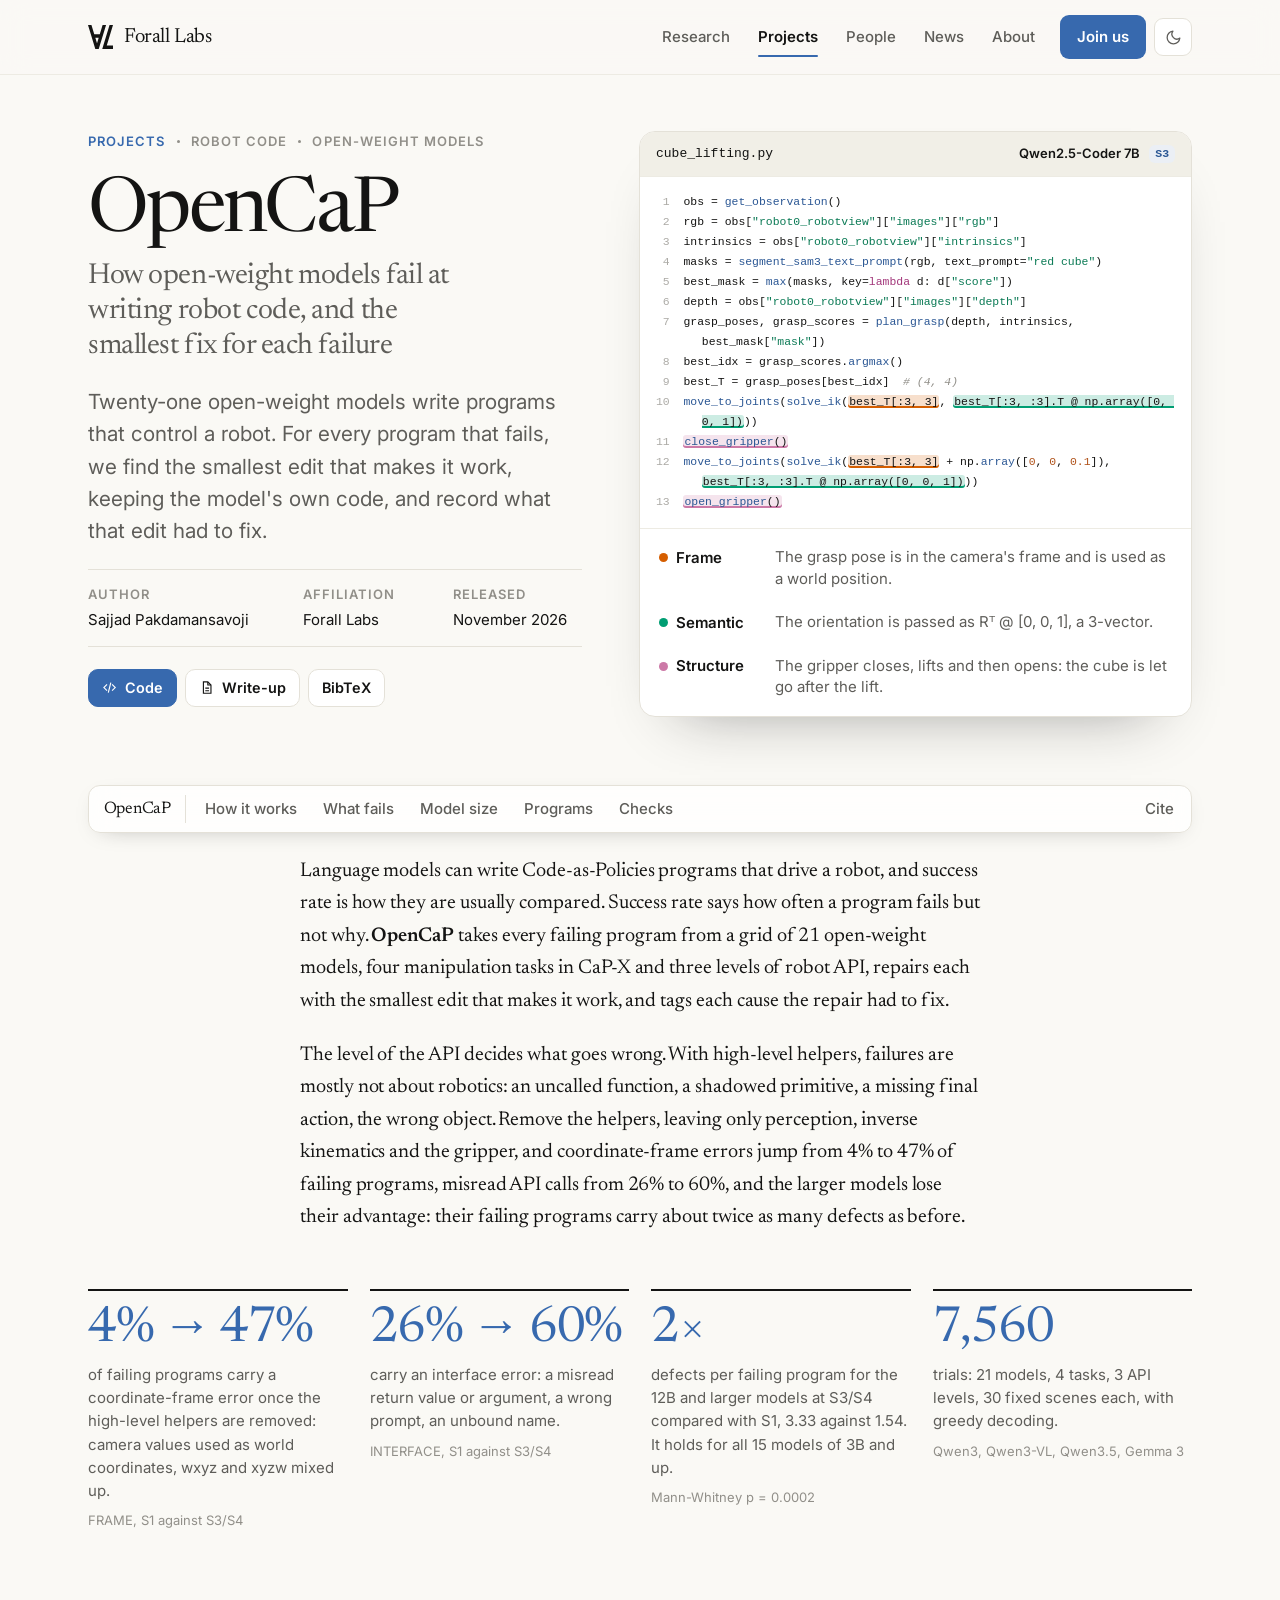
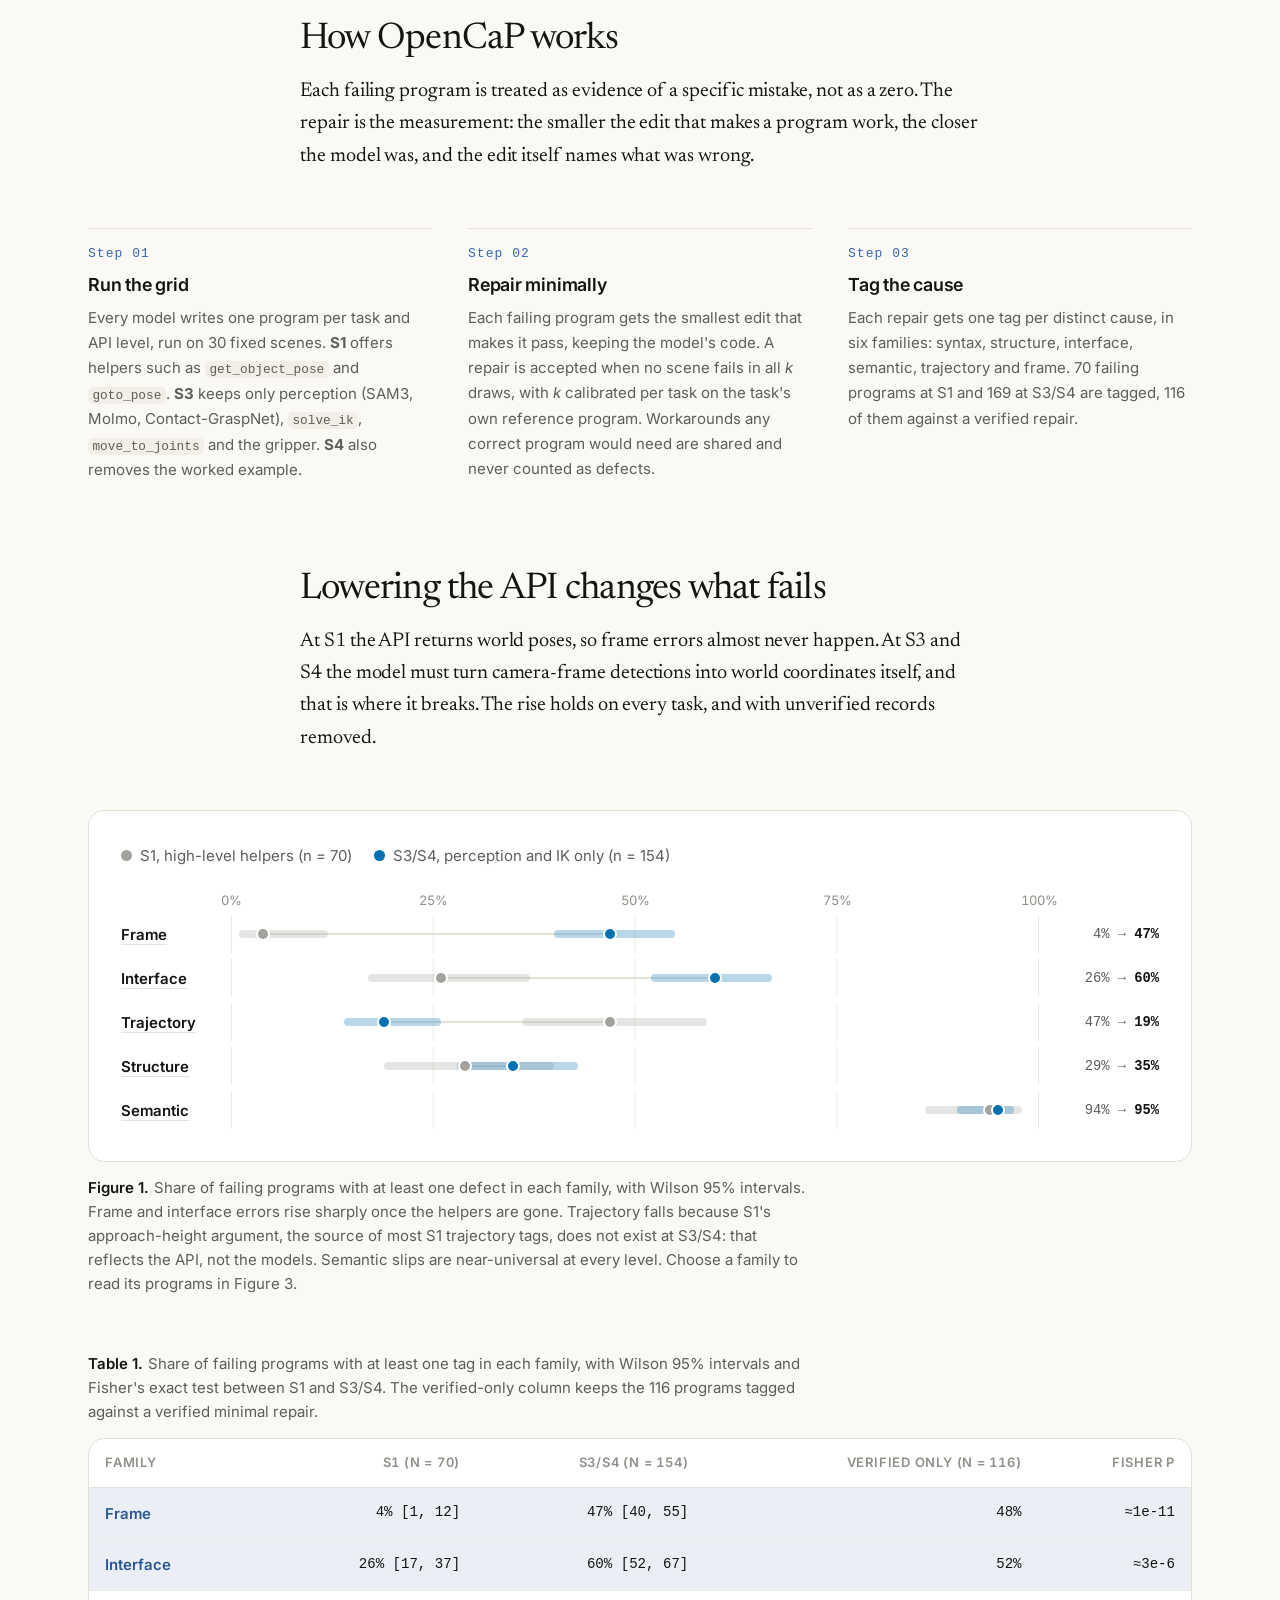
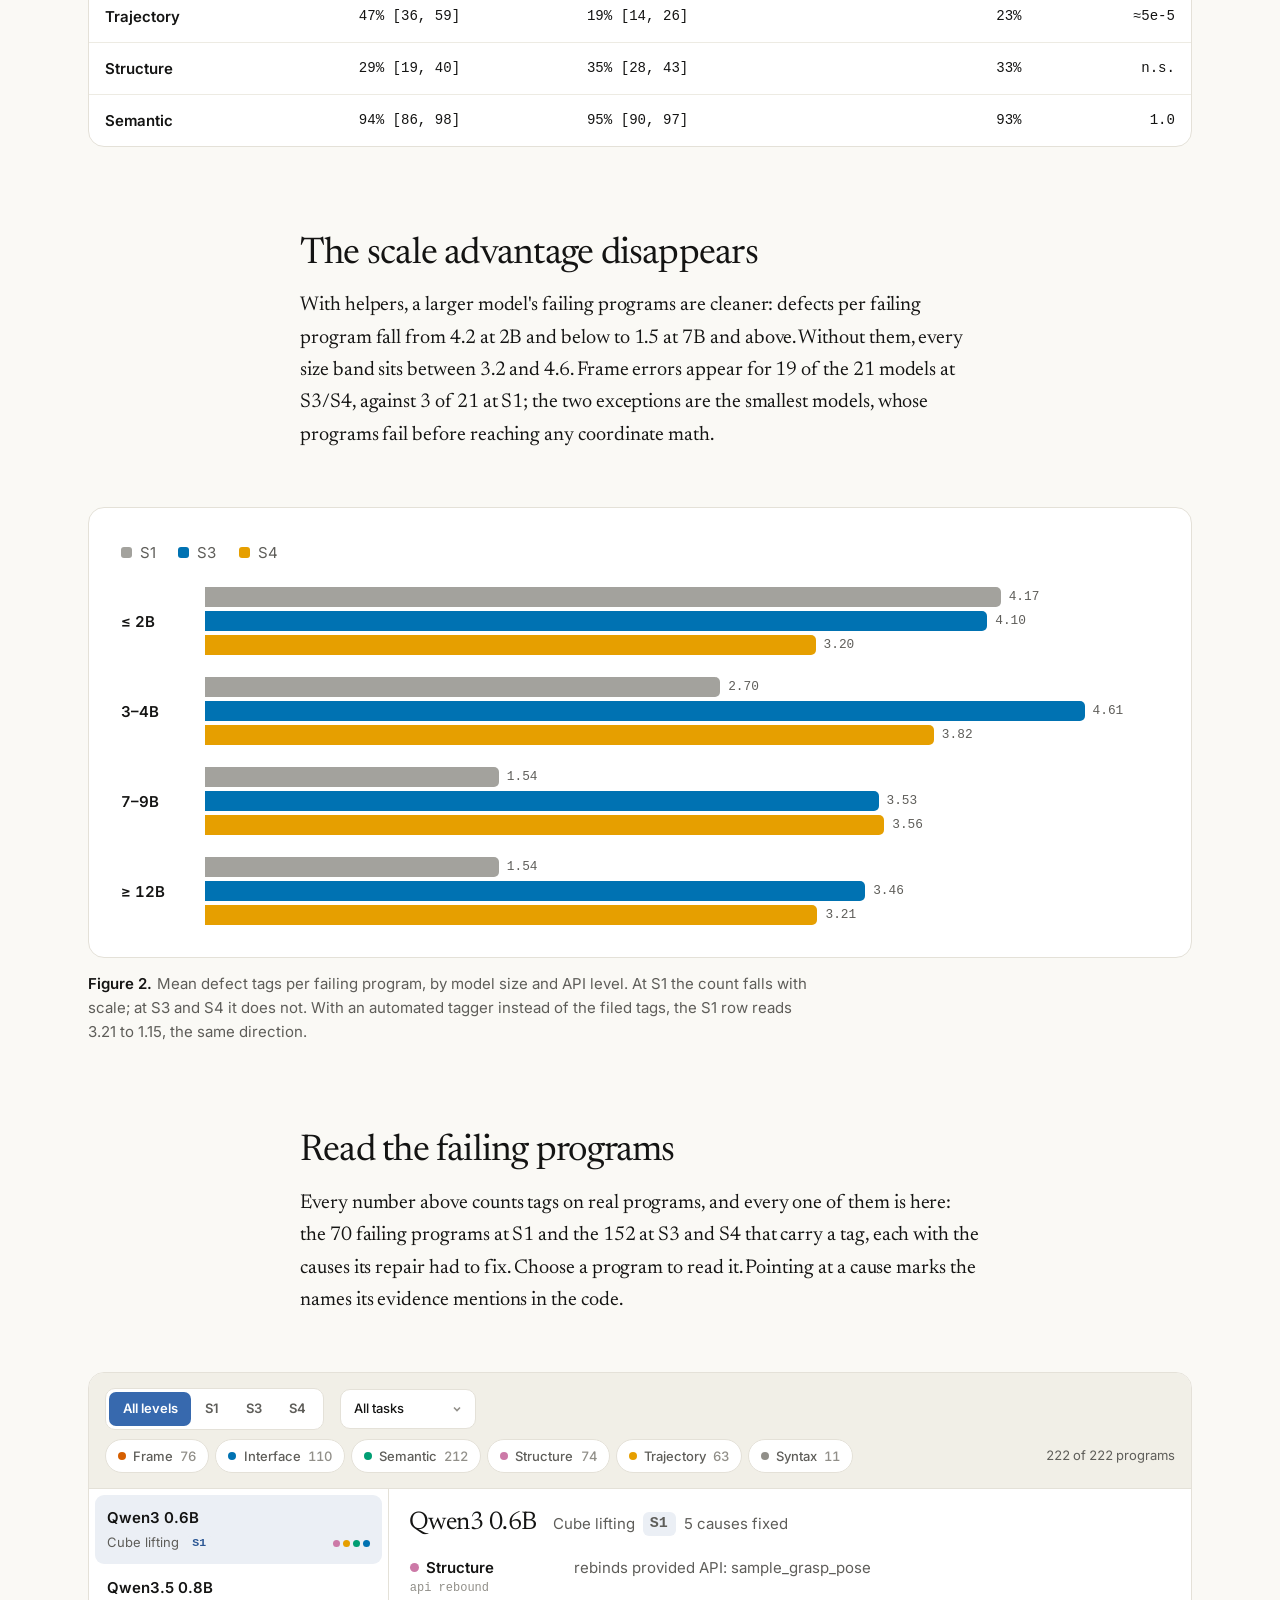
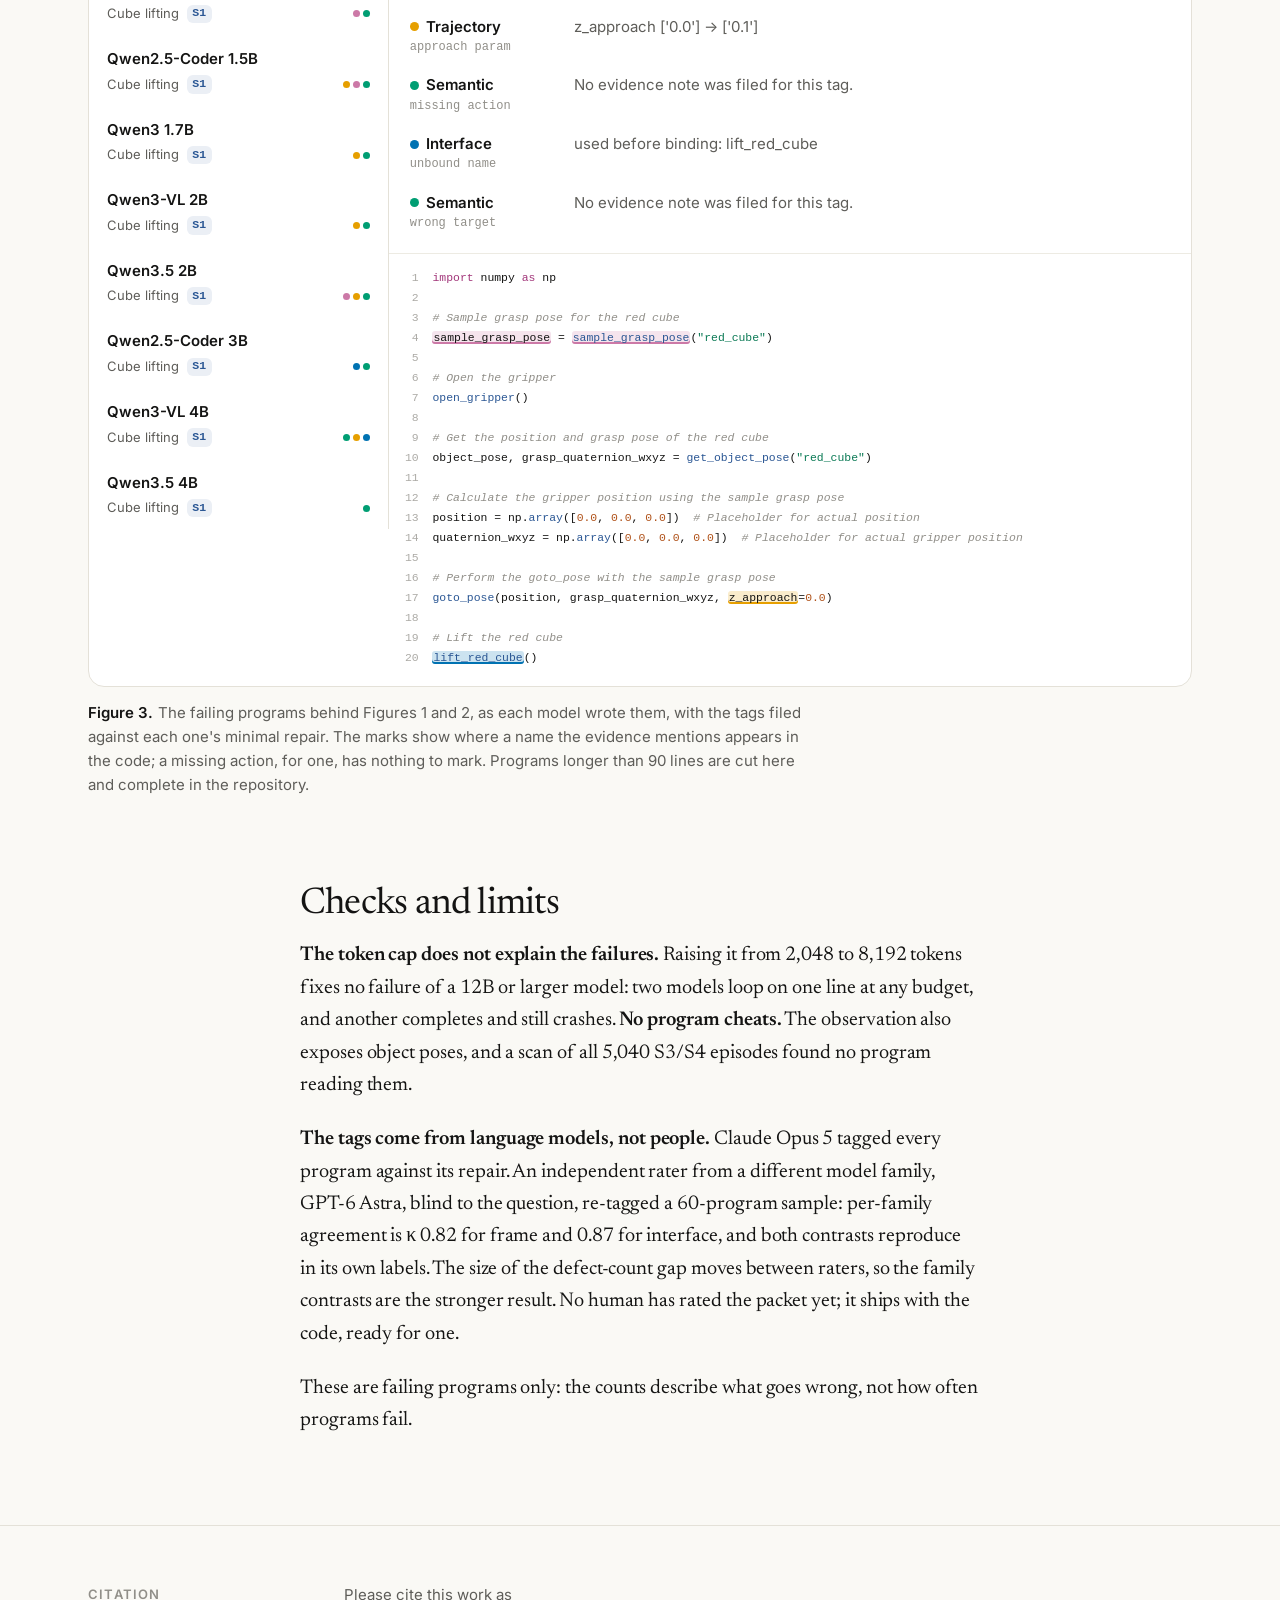
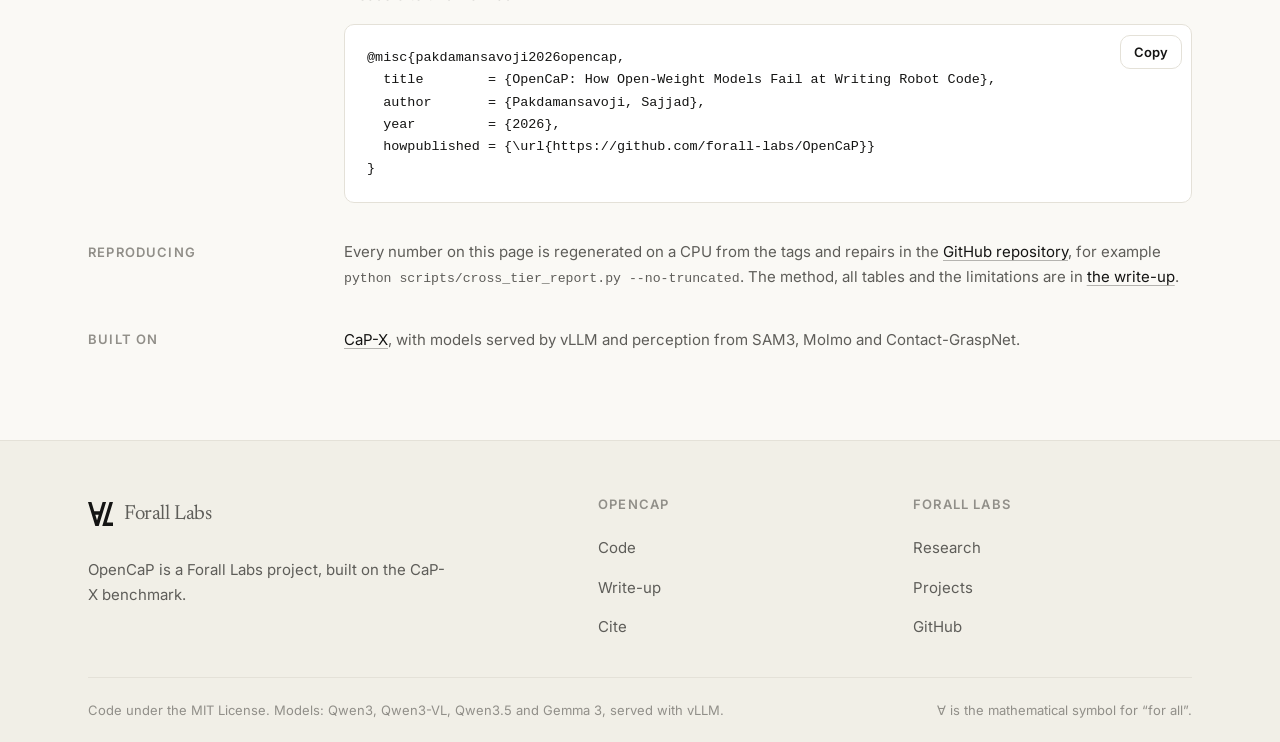
<file: website/index.html>
<!doctype html>
<html lang="en">
<head>
<meta charset="utf-8">
<meta name="viewport" content="width=device-width, initial-scale=1, viewport-fit=cover">
<title>OpenCaP</title>
<script>
  // Same rule and storage key as the Forall Labs site, so a visitor's choice carries over.
  // Light is the default; only an explicit stored choice switches to dark.
  try {
    var stored = localStorage.getItem("theme");
    document.documentElement.setAttribute("data-theme", stored === "dark" ? "dark" : "light");
  } catch (e) {
    document.documentElement.setAttribute("data-theme", "light");
  }
</script>
<meta name="description" content="OpenCaP repairs every failing robot program written by 21 open-weight models with the smallest edit that makes it work, and records what each edit had to fix.">
<meta name="theme-color" content="#faf9f5">
<link rel="icon" href="static/favicon.svg" type="image/svg+xml">
<meta property="og:type" content="article">
<meta property="og:site_name" content="Forall Labs">
<meta property="og:title" content="OpenCaP: How Open-Weight Models Fail at Writing Robot Code">
<meta property="og:description" content="Remove the high-level helpers and coordinate-frame errors jump from 4% to 47% of failing programs, while larger models lose their advantage.">
<meta name="twitter:card" content="summary">
<link rel="preconnect" href="https://fonts.googleapis.com">
<link rel="preconnect" href="https://fonts.gstatic.com" crossorigin>
<link rel="stylesheet" href="https://fonts.googleapis.com/css2?family=Inter:wght@400;500;600;700&family=Newsreader:ital,opsz,wght@0,6..72,400;0,6..72,500;0,6..72,600;1,6..72,400&display=swap">
<style>
/* Forall Labs design system (tokens, type, header and footer follow
   forall-labs.github.io/styles.css), plus the data colors of the page's charts.
   Layout: a research article. Serif reading text in a 680px column, figures and
   interactive pieces break out to 1120px, one plain ground, citation in an appendix. */
:root {
  --bg:          #faf9f5;
  --bg-sunk:     #f1efe7;
  --bg-raised:   #ffffff;
  --text:        #141413;
  --text-soft:   #5e5d59;
  --text-faint:  #918f89;
  --line:        #e4e1d8;
  --line-soft:   #edebe3;
  --accent:      #3769ae;
  --accent-deep: #2b5794;
  --accent-wash: #ebeff5;
  --accent-ink:  #ffffff;
  --plate:       #ffffff;   /* figures are drawn on white, so their plates stay white */

  /* API levels in the charts (Okabe-Ito) */
  --c-s1: #a3a29d;
  --c-s3: #0072b2;
  --c-s4: #e69f00;

  --wrap: 1200px;
  --text-col: 680px;
  --wide-col: 1120px;
  --gutter: clamp(22px, 5vw, 48px);
  --radius: 16px;
  --radius-sm: 10px;

  --t-title: clamp(3rem, 1.8rem + 4.6vw, 4.75rem);
  --t-dek:   clamp(1.35rem, 1.1rem + 1vw, 1.8rem);
  --t-h2:    clamp(1.75rem, 1.4rem + 1.3vw, 2.3rem);
  --t-h3:    clamp(1.3rem, 1.15rem + .6vw, 1.55rem);
  --t-prose: clamp(1.125rem, 1.07rem + .25vw, 1.25rem);
  --t-lead:  clamp(1.14rem, 1.03rem + 0.5vw, 1.3rem);
  --t-body:  1.0625rem;
  --t-small: 0.9375rem;
  --t-micro: 0.8125rem;

  --s-1: 0.5rem;  --s-2: 0.875rem; --s-3: 1.375rem; --s-4: 2.25rem;
  --s-5: 3.5rem;  --s-6: 5.5rem;

  --serif: "Newsreader", ui-serif, Georgia, "Times New Roman", serif;
  --sans:  "Inter", ui-sans-serif, system-ui, -apple-system, "Segoe UI", Roboto, Arial, sans-serif;
  --mono:  ui-monospace, SFMono-Regular, Menlo, Consolas, monospace;
  color-scheme: light;
}
:root[data-theme="dark"] {
  --bg:          #21201d;
  --bg-sunk:     #1a1917;
  --bg-raised:   #2a2926;
  --text:        #f3f1ea;
  --text-soft:   #b4b1a7;
  --text-faint:  #8a8880;
  --line:        #3a3834;
  --line-soft:   #302e2b;
  --accent:      #86a9e0;
  --accent-deep: #a6c0ea;
  --accent-wash: #222832;
  --accent-ink:  #1a1917;
  --plate:       #fbfaf6;
  --c-s1: #8a8880; --c-s3: #56b4e9; --c-s4: #e9b44c;
  color-scheme: dark;
}

/* --- Base --- */
*, *::before, *::after { box-sizing: border-box; }
html { -webkit-text-size-adjust: 100%; scroll-behavior: smooth; }
body {
  margin: 0; background: var(--bg); color: var(--text);
  font-family: var(--sans); font-size: var(--t-body); line-height: 1.68;
  -webkit-font-smoothing: antialiased; text-rendering: optimizeLegibility;
}
h1, h2, h3, h4 { font-family: var(--serif); font-weight: 400; line-height: 1.1; letter-spacing: -0.021em; margin: 0; text-wrap: balance; }
h3 { font-family: var(--sans); font-size: var(--t-h3); font-weight: 600; letter-spacing: -0.012em; line-height: 1.35; }
p { margin: 0 0 1.15em; }
p:last-child { margin-bottom: 0; }
a { color: inherit; text-decoration-thickness: 1px; text-decoration-color: color-mix(in srgb, currentColor 30%, transparent); text-underline-offset: 3px; }
a:hover { text-decoration-color: currentColor; }
img, svg { max-width: 100%; height: auto; display: block; }
:focus-visible { outline: 2px solid var(--accent); outline-offset: 3px; border-radius: 4px; }
::selection { background: var(--accent); color: var(--accent-ink); }
code { font-family: var(--mono); font-size: 0.88em; }
figure { margin: 0; }
.skip { position: absolute; left: -9999px; top: 0; z-index: 100; background: var(--accent); color: var(--accent-ink); padding: 10px 16px; border-radius: 0 0 8px 0; }
.skip:focus { left: 0; }
.wrap { width: 100%; max-width: var(--wrap); margin-inline: auto; padding-inline: var(--gutter); }
.label { font-size: var(--t-micro); font-weight: 600; letter-spacing: .08em; text-transform: uppercase; color: var(--text-faint); }

/* --- Header (as on the Forall Labs site) --- */
.site-header {
  position: sticky; top: env(safe-area-inset-top, 0px); z-index: 50;
  background: color-mix(in srgb, var(--bg) 86%, transparent);
  backdrop-filter: saturate(1.5) blur(14px); -webkit-backdrop-filter: saturate(1.5) blur(14px);
  border-bottom: 1px solid var(--line-soft);
}
.header-row { display: flex; align-items: center; justify-content: space-between; gap: var(--s-3); min-height: 74px; }
.brand { display: inline-flex; align-items: center; gap: 11px; text-decoration: none; }
.brand .mark { width: 25px; height: 24px; flex: none; color: var(--text); }
.brand .brand-name { font-family: var(--serif); font-size: 1.28rem; letter-spacing: -0.02em; }
.header-tools { display: flex; align-items: center; gap: var(--s-1); }
.nav { display: flex; align-items: center; gap: 2px; }
.nav a { position: relative; padding: 8px 13px; border-radius: 8px; font-size: var(--t-small); font-weight: 500; color: var(--text-soft); text-decoration: none; white-space: nowrap; transition: color .15s, background-color .15s; }
.nav a:hover { color: var(--text); background: var(--bg-sunk); }
.nav a[aria-current="page"] { color: var(--text); font-weight: 600; }
.nav a[aria-current="page"]::after { content: ""; position: absolute; left: 13px; right: 13px; bottom: 1px; height: 2px; border-radius: 2px; background: var(--accent); }
.nav .nav-cta { margin-left: 10px; padding: 9px 17px; border-radius: 9px; background: var(--accent); color: var(--accent-ink); font-weight: 600; }
.nav .nav-cta:hover { background: var(--accent-deep); color: var(--accent-ink); }
.nav .nav-cta::after { display: none; }
.theme-toggle { display: grid; place-items: center; width: 38px; height: 38px; padding: 0; border: 1px solid var(--line); border-radius: 9px; background: var(--bg-raised); color: var(--text-soft); cursor: pointer; transition: color .15s, border-color .15s; }
.theme-toggle:hover { color: var(--text); border-color: var(--text-faint); }
.theme-toggle svg { width: 17px; height: 17px; }
.theme-toggle .i-sun { display: none; }
:root[data-theme="dark"] .theme-toggle .i-moon { display: none; }
:root[data-theme="dark"] .theme-toggle .i-sun { display: block; }
.menu { display: none; }
.menu > summary { list-style: none; cursor: pointer; display: grid; place-items: center; width: 38px; height: 38px; border: 1px solid var(--line); border-radius: 9px; background: var(--bg-raised); }
.menu > summary::-webkit-details-marker { display: none; }
.menu > summary span, .menu > summary span::before, .menu > summary span::after { display: block; width: 16px; height: 1.5px; background: var(--text); border-radius: 2px; }
.menu > summary span { position: relative; }
.menu > summary span::before, .menu > summary span::after { content: ""; position: absolute; left: 0; }
.menu > summary span::before { top: -5px; }
.menu > summary span::after { top: 5px; }
.menu[open] > summary span { background: transparent; }
.menu[open] > summary span::before { top: 0; transform: rotate(45deg); }
.menu[open] > summary span::after { top: 0; transform: rotate(-45deg); }
.menu-panel { position: absolute; left: 0; right: 0; top: 100%; background: var(--bg-raised); border-bottom: 1px solid var(--line); padding: var(--s-2) 0 var(--s-3); }
.menu-panel .nav { flex-direction: column; align-items: stretch; gap: 0; }
.menu-panel .nav a { padding: 13px var(--gutter); border-radius: 0; font-size: 1.05rem; }
.menu-panel .nav a[aria-current="page"]::after { left: var(--gutter); right: auto; width: 18px; bottom: 7px; }
.menu-panel .nav .nav-cta { margin: var(--s-2) var(--gutter) 0; border-radius: 9px; text-align: center; justify-content: center; }
@media (max-width: 900px) { .header-tools > .nav { display: none; } .menu { display: block; } }

/* --- Buttons --- */
.btn { display: inline-flex; align-items: center; gap: 8px; padding: 10px 17px; border-radius: 10px; border: 1px solid var(--line); background: var(--bg-raised); color: var(--text); font: inherit; font-size: var(--t-small); font-weight: 600; line-height: 1.4; text-decoration: none; cursor: pointer; transition: background-color .15s, border-color .15s, color .15s; }
.btn:hover { border-color: var(--text-faint); }
.btn.primary { background: var(--accent); border-color: var(--accent); color: var(--accent-ink); }
.btn.primary:hover { background: var(--accent-deep); border-color: var(--accent-deep); }
.btn svg { width: 1.05em; height: 1.05em; flex: none; }
.btn[aria-disabled="true"] { opacity: .45; cursor: not-allowed; pointer-events: none; }
.btn[aria-disabled="true"] em { font-style: normal; font-weight: 500; color: var(--text-soft); }
.btn.small { padding: 7px 13px; font-size: var(--t-micro); }
.actions { display: flex; flex-wrap: wrap; gap: 10px; }

/* --- Article frame: every block sits in the reading column unless marked .wide --- */
.article { padding-inline: var(--gutter); padding-block: var(--s-5) var(--s-6); }
.article > * { max-width: var(--text-col); margin-inline: auto; margin-block: 0; }
.article > .wide { max-width: var(--wide-col); }
.article > * + * { margin-top: var(--s-3); }
.article > .wide, .article > .wide + * { margin-top: var(--s-5); }
.article > h2.sec { margin-top: var(--s-6); }
.article > h3.sub { margin-top: var(--s-5); }
.article > h2 + *, .article > h3 + * { margin-top: var(--s-2); }
.article > h3 + .wide { margin-top: var(--s-3); }

.article > p { font-family: var(--serif); font-size: var(--t-prose); line-height: 1.62; letter-spacing: -0.003em; }
.article > p strong { font-weight: 600; }
h2.sec { font-size: var(--t-h2); scroll-margin-top: 96px; }
h3.sub { font-family: var(--serif); font-weight: 500; font-size: var(--t-h3); letter-spacing: -0.015em; line-height: 1.25; }
[id] { scroll-margin-top: 96px; }

/* --- Article head --- */
.article-head { display: grid; gap: var(--s-3); }
.kicker { display: flex; flex-wrap: wrap; align-items: center; gap: .25rem .7rem; font-size: var(--t-micro); font-weight: 600; letter-spacing: .08em; text-transform: uppercase; color: var(--text-faint); margin: 0; }
.kicker a { color: var(--accent); text-decoration: none; }
.kicker a:hover { text-decoration: underline; }
.kicker .dot { width: 3px; height: 3px; border-radius: 50%; background: currentColor; }
.title-block { display: grid; gap: var(--s-1); }
.title-block h1 { font-size: var(--t-title); letter-spacing: -0.035em; line-height: 1; }
.dek { font-family: var(--serif); font-size: var(--t-dek); line-height: 1.22; letter-spacing: -0.015em; color: var(--text-soft); margin: 0; max-width: 30ch; }
.standfirst { font-size: var(--t-lead); line-height: 1.55; color: var(--text-soft); margin: 0; }
.byline { display: grid; grid-template-columns: minmax(0, 1.5fr) minmax(0, 1fr) minmax(0, 1fr); gap: var(--s-2) var(--s-3); border-block: 1px solid var(--line); padding-block: var(--s-2); margin: 0; }
@media (max-width: 600px) { .byline { grid-template-columns: minmax(0, 1fr) minmax(0, 1fr); } .byline > div:first-child { grid-column: 1 / -1; } }
.byline dt { margin-bottom: .2rem; }
.byline dd { margin: 0; font-size: var(--t-small); line-height: 1.5; }
.byline sup { color: var(--accent); font-weight: 600; margin-left: 1px; }
.byline .soft { color: var(--text-soft); }
.article-head .actions { gap: 8px; }
.article-head .actions .btn { padding: 8px 13px; font-size: .9rem; }

/* --- Figures --- */
.fig > figcaption { font-size: var(--t-small); line-height: 1.6; color: var(--text-soft); margin-top: var(--s-2); max-width: 80ch; }
.fig > figcaption.above { margin: 0 0 var(--s-2); }
.fig > figcaption b { color: var(--text); font-weight: 600; }
.fig-n { color: var(--text); font-weight: 600; margin-right: .3em; }
.plate { margin: 0; background: var(--plate); border: 1px solid var(--line); border-radius: var(--radius); padding: clamp(.75rem, 2vw, 1.5rem); }
.plate img { margin-inline: auto; }

/* --- Key numbers --- */
.findings { display: grid; gap: var(--s-3); grid-template-columns: repeat(4, minmax(0, 1fr)); }
@media (max-width: 1040px) { .findings { grid-template-columns: repeat(2, minmax(0, 1fr)); } }
@media (max-width: 520px) { .findings { grid-template-columns: minmax(0, 1fr); } }
.finding { border-top: 2px solid var(--text); padding-top: var(--s-2); min-width: 0; display: grid; align-content: start; gap: var(--s-1); }
.finding .big { font-family: var(--serif); font-size: clamp(2.4rem, 1.9rem + 1.8vw, 3.1rem); line-height: 1; letter-spacing: -0.03em; color: var(--accent); font-variant-numeric: tabular-nums; }
.finding p { color: var(--text-soft); font-size: var(--t-small); line-height: 1.55; margin: 0; }
.finding .src { font-size: var(--t-micro); color: var(--text-faint); }

/* --- Method steps (the numbered pattern of the Forall Labs site) --- */
.steps { display: grid; gap: var(--s-4); grid-template-columns: repeat(3, minmax(0, 1fr)); padding: 0; list-style: none; }
@media (max-width: 900px) { .steps { grid-template-columns: minmax(0, 1fr); } }
.step { padding-top: var(--s-2); border-top: 1px solid var(--line); min-width: 0; }
.step .num { font-family: var(--mono); font-size: var(--t-micro); font-weight: 500; color: var(--accent); letter-spacing: .08em; display: block; margin-bottom: var(--s-1); }
.step h3 { font-size: 1.12rem; margin-bottom: var(--s-1); }
.step p { color: var(--text-soft); font-size: var(--t-small); }

/* --- Results table --- */
.table-wrap { overflow-x: auto; border: 1px solid var(--line); border-radius: var(--radius); background: var(--bg-raised); }
table { border-collapse: collapse; width: 100%; min-width: 660px; font-size: var(--t-small); }
th, td { padding: .8rem 1rem; text-align: right; white-space: nowrap; font-variant-numeric: tabular-nums; }
th:first-child, td:first-child { text-align: left; }
thead th { font-size: var(--t-micro); font-weight: 600; letter-spacing: .06em; text-transform: uppercase; color: var(--text-faint); border-bottom: 1px solid var(--line); vertical-align: bottom; }
tbody td { border-bottom: 1px solid var(--line-soft); font-family: var(--mono); font-size: .88rem; }
tbody tr:last-child td { border-bottom: 0; }
tbody td:first-child { font-family: var(--sans); font-size: var(--t-small); font-weight: 600; }
tr.ours td { background: var(--accent-wash); }
tr.ours td:first-child { color: var(--accent-deep); }
tr.ref td:first-child { font-style: italic; font-weight: 500; }
.swatch { display: inline-block; width: .7em; height: .7em; border-radius: 50%; margin-right: .55em; vertical-align: .02em; }

/* --- Gallery --- */
.thumbs { display: grid; grid-template-columns: repeat(8, minmax(0, 1fr)); gap: 8px; }
@media (max-width: 760px) { .thumbs { grid-template-columns: repeat(4, minmax(0, 1fr)); } }
.thumb { appearance: none; padding: 0; border: 2px solid transparent; border-radius: var(--radius-sm); overflow: hidden; cursor: pointer; background: var(--plate); aspect-ratio: 1; transition: border-color .15s; }
.thumb img { width: 100%; height: 100%; object-fit: cover; }
.thumb[aria-pressed="true"], .thumb:hover { border-color: var(--accent); }
.compare { display: grid; grid-template-columns: repeat(5, minmax(0, 1fr)); gap: 10px; margin-top: var(--s-3); }
@media (max-width: 900px) { .compare { grid-template-columns: repeat(2, minmax(0, 1fr)); } .compare .cell:first-child { grid-column: 1 / -1; } }
.cell { margin: 0; min-width: 0; }
.cell .img { border-radius: var(--radius-sm); overflow: hidden; background: var(--plate); aspect-ratio: 4 / 3; border: 2px solid transparent; }
.cell .img img { width: 100%; height: 100%; object-fit: cover; }
.cell.ours .img { border-color: var(--accent); }
.cell figcaption { margin-top: .5rem; display: flex; justify-content: space-between; gap: .5rem; font-size: var(--t-micro); color: var(--text-soft); }
.cell figcaption b { font-family: var(--mono); font-weight: 500; color: var(--text); }
.cell.ours figcaption b, .cell.ours figcaption span { color: var(--accent-deep); font-weight: 600; }

/* --- Appendix: citation and resources, set smaller as at the end of a paper --- */
.appendix { border-top: 1px solid var(--line); padding: var(--s-5) var(--gutter) var(--s-6); }
.appendix-inner { max-width: var(--wide-col); margin-inline: auto; display: grid; gap: var(--s-4); }
.app-row { display: grid; grid-template-columns: minmax(0, 220px) minmax(0, 1fr); gap: var(--s-1) var(--s-4); }
@media (max-width: 760px) { .app-row { grid-template-columns: minmax(0, 1fr); } }
.app-row h2 { font-family: var(--sans); font-size: var(--t-micro); font-weight: 600; letter-spacing: .09em; text-transform: uppercase; color: var(--text-faint); line-height: 1.6; padding-top: .15rem; }
.app-row > div { min-width: 0; font-size: var(--t-small); color: var(--text-soft); }
.app-row a { color: var(--text); }
.bib { position: relative; margin-top: var(--s-2); }
.bib pre { margin: 0; overflow-x: auto; padding: var(--s-3); border-radius: var(--radius-sm); background: var(--bg-raised); border: 1px solid var(--line); font: .84rem/1.65 var(--mono); color: var(--text); }
.bib .btn { position: absolute; top: .65rem; right: .65rem; }

/* --- Footer (as on the Forall Labs site) --- */
.site-footer { background: var(--bg-sunk); border-top: 1px solid var(--line); }
.footer-grid { display: grid; gap: var(--s-4); grid-template-columns: minmax(0, 1.7fr) repeat(2, minmax(0, 1fr)); padding-block: var(--s-5) var(--s-4); }
@media (max-width: 860px) { .footer-grid { grid-template-columns: 1fr 1fr; } }
@media (max-width: 520px) { .footer-grid { grid-template-columns: 1fr; } }
.footer-grid h4 { font-family: var(--sans); font-size: var(--t-micro); font-weight: 600; letter-spacing: .09em; text-transform: uppercase; color: var(--text-faint); margin-bottom: var(--s-3); }
.footer-grid ul { list-style: none; margin: 0; padding: 0; display: grid; gap: 11px; }
.footer-grid a { font-size: var(--t-small); color: var(--text-soft); text-decoration: none; }
.footer-grid a:hover { color: var(--accent); }
.footer-about p { font-size: var(--t-small); color: var(--text-soft); max-width: 40ch; margin-top: var(--s-3); }
.footer-bottom { border-top: 1px solid var(--line); padding-block: var(--s-3); display: flex; flex-wrap: wrap; gap: var(--s-2) var(--s-3); justify-content: space-between; font-size: var(--t-micro); color: var(--text-faint); }
.footer-bottom p { margin: 0; }

@media (prefers-reduced-motion: reduce) { html { scroll-behavior: auto; } *, *::before, *::after { transition-duration: .01ms !important; } }

/* --- Charts (drawn in HTML so they follow the theme) --- */
.chart-card { background: var(--bg-raised); border: 1px solid var(--line); border-radius: var(--radius); padding: clamp(1rem, 2.5vw, 2rem); }
.chart-legend { display: flex; flex-wrap: wrap; gap: .4rem 1.4rem; font-size: var(--t-small); color: var(--text-soft); margin-bottom: var(--s-3); }
.chart-legend span { display: inline-flex; align-items: center; gap: .5rem; }
.chart-legend .dot { width: 11px; height: 11px; border-radius: 50%; display: inline-block; }
.chart-legend .sq { width: 11px; height: 11px; border-radius: 3px; display: inline-block; }
.s1 { --c: var(--c-s1); } .s34, .s3 { --c: var(--c-s3); } .s4 { --c: var(--c-s4); }
.chart-legend i { background: var(--c); }
.dumbbell { display: grid; gap: .35rem; }
.db-axis { position: relative; height: 1.2rem; margin-left: 110px; margin-right: 120px; font-size: var(--t-micro); color: var(--text-faint); font-variant-numeric: tabular-nums; }
.db-axis span { position: absolute; transform: translateX(-50%); }
.db-row { display: grid; grid-template-columns: 110px minmax(0, 1fr) 120px; align-items: center; min-height: 2.4rem; }
.db-name { font-weight: 600; font-size: var(--t-small); }
.db-val { text-align: right; font-family: var(--mono); font-size: .86rem; color: var(--text-soft); font-variant-numeric: tabular-nums; }
.db-val b { color: var(--text); font-weight: 600; }
.db-track { position: relative; height: 2.4rem; background: linear-gradient(to right, var(--line-soft) 1px, transparent 1px) 0 0 / 25% 100%; border-right: 1px solid var(--line-soft); }
.db-track i { position: absolute; top: 50%; display: block; }
.db-link { height: 2px; background: var(--line); transform: translateY(-50%); }
.db-ci { height: 8px; border-radius: 4px; background: color-mix(in srgb, var(--c) 28%, transparent); transform: translateY(-50%); }
.db-pt { width: 14px; height: 14px; border-radius: 50%; background: var(--c); border: 2px solid var(--bg-raised); transform: translate(-50%, -50%); }
@media (max-width: 600px) {
  .db-row { grid-template-columns: 78px minmax(0, 1fr) 92px; } .db-axis { margin-left: 78px; margin-right: 92px; }
  .db-name { font-size: var(--t-micro); } .db-val { font-size: .74rem; }
}
.bands { display: grid; gap: var(--s-3); }
.band { display: grid; grid-template-columns: 70px minmax(0, 1fr); gap: var(--s-2); align-items: center; }
.band-name { font-weight: 600; font-size: var(--t-small); font-variant-numeric: tabular-nums; }
.bars { display: grid; gap: 4px; }
.bar { height: 20px; width: calc(var(--v) / 5 * 100%); background: var(--c); border-radius: 0 5px 5px 0; position: relative; }
.bar b { position: absolute; left: calc(100% + .5rem); top: 50%; transform: translateY(-50%); font: 500 .8rem/1 var(--mono); color: var(--text-soft); font-variant-numeric: tabular-nums; white-space: nowrap; }
.step code, .article > p code { font-size: .85em; background: var(--bg-sunk); padding: .08em .35em; border-radius: 5px; }

/* --- Defect families (Okabe-Ito, the same hues in every figure below) --- */
:root { --f-frame: #d55e00; --f-interface: #0072b2; --f-semantic: #009e73; --f-structure: #cc79a7; --f-trajectory: #e69f00; --f-syntax: #918f89; }
:root[data-theme="dark"] { --f-frame: #f08a4b; --f-interface: #56b4e9; --f-semantic: #3fc79a; --f-structure: #e19ac4; --f-trajectory: #f0b84a; --f-syntax: #a3a29d; }
.f-FRAME { --c: var(--f-frame); } .f-INTERFACE { --c: var(--f-interface); } .f-SEMANTIC { --c: var(--f-semantic); }
.f-STRUCTURE { --c: var(--f-structure); } .f-TRAJECTORY { --c: var(--f-trajectory); } .f-SYNTAX { --c: var(--f-syntax); }

/* --- Code, as the hero and the explorer show it --- */
.code { margin: 0; font: 400 .8125rem/1.75 var(--mono); color: var(--text); counter-reset: ln; tab-size: 4; }
/* long lines wrap with a hanging indent so the line numbers stay readable */
.code .l { display: block; position: relative; min-height: 1.75em; padding: 0 1.1em 0 5.4em; text-indent: -1.6em; white-space: pre-wrap; overflow-wrap: anywhere; }
.code .l::before { counter-increment: ln; content: counter(ln); position: absolute; left: 0; width: 2.6em; text-align: right; text-indent: 0; color: var(--text-faint); opacity: .75; }
.tk-s { color: #0b7a55; } .tk-n { color: #b0531b; } .tk-f { color: var(--accent-deep); } .tk-k { color: #a2367a; } .tk-c { color: var(--text-faint); font-style: italic; }
:root[data-theme="dark"] .tk-s { color: #7fd1ae; } :root[data-theme="dark"] .tk-n { color: #f0a46b; } :root[data-theme="dark"] .tk-k { color: #e59cc8; }
.code mark { color: inherit; background: color-mix(in srgb, var(--c) 20%, transparent); box-shadow: inset 0 -2px 0 var(--c); border-radius: 3px; padding: 0 1px; transition: background-color .2s, opacity .2s, box-shadow .2s; }

/* --- Hero: one real failing program, its defects marked --- */
.code-card { background: var(--bg-raised); border: 1px solid var(--line); border-radius: var(--radius); box-shadow: 0 30px 60px -40px color-mix(in srgb, var(--text) 45%, transparent); overflow: hidden; }
.cc-head { display: flex; align-items: center; gap: .6rem; padding: .7rem 1rem; border-bottom: 1px solid var(--line-soft); background: var(--bg-sunk); font-size: var(--t-micro); color: var(--text-soft); }
.cc-file { font-family: var(--mono); color: var(--text); font-weight: 500; }
.cc-model { margin-left: auto; font-weight: 600; color: var(--text); }
.lvl { display: inline-grid; place-items: center; min-width: 2.2em; padding: .15em .45em; border-radius: 6px; font: 600 .72rem/1.3 var(--mono); background: var(--accent-wash); color: var(--accent-deep); }
.code-card .code { padding: .9rem 0 1rem; }
.cc-defects { list-style: none; margin: 0; padding: .5rem; border-top: 1px solid var(--line-soft); display: grid; gap: 2px; }
.cc-defects button { appearance: none; width: 100%; display: grid; grid-template-columns: 6.5rem minmax(0, 1fr); gap: .75rem; align-items: baseline; text-align: left; padding: .6rem .7rem; border: 0; border-radius: 9px; background: transparent; color: var(--text-soft); font: inherit; font-size: var(--t-small); line-height: 1.45; cursor: pointer; transition: background-color .15s; }
.cc-defects button:hover, .cc-defects button:focus-visible, .cc-defects button[aria-pressed="true"] { background: var(--bg-sunk); color: var(--text); }
.fam { display: inline-flex; align-items: center; gap: .45rem; font-weight: 600; color: var(--text); white-space: nowrap; }
.fam::before { content: ""; width: 9px; height: 9px; border-radius: 50%; background: var(--c); flex: none; }
.code-card[data-focus] .code mark { opacity: .35; box-shadow: none; }
.code-card[data-focus="FRAME"] .code mark.f-FRAME, .code-card[data-focus="SEMANTIC"] .code mark.f-SEMANTIC, .code-card[data-focus="STRUCTURE"] .code mark.f-STRUCTURE { opacity: 1; background: color-mix(in srgb, var(--c) 32%, transparent); box-shadow: inset 0 -2px 0 var(--c); }
@media (prefers-reduced-motion: no-preference) {
  .code-card .code mark { animation: mark-in .7s var(--ease-out, ease) both; }
  .code-card .code mark.f-FRAME { animation-delay: 1.1s; } .code-card .code mark.f-SEMANTIC { animation-delay: 1.6s; } .code-card .code mark.f-STRUCTURE { animation-delay: 2.1s; }
  .cc-defects li { animation: fl-rise .6s var(--ease-out, ease) both; }
  .cc-defects li:nth-child(1) { animation-delay: 1.1s; } .cc-defects li:nth-child(2) { animation-delay: 1.6s; } .cc-defects li:nth-child(3) { animation-delay: 2.1s; }
}
@keyframes mark-in { from { background-color: transparent; box-shadow: inset 0 0 0 transparent; } }

/* --- Figure 1: a family name filters the explorer --- */
button.db-name { appearance: none; border: 0; background: none; padding: 0; font: inherit; font-weight: 600; font-size: var(--t-small); color: var(--text); text-align: left; cursor: pointer; text-decoration: underline; text-decoration-color: var(--line); text-underline-offset: 4px; }
button.db-name:hover { text-decoration-color: currentColor; color: var(--accent-deep); }
.db-row { border-radius: 8px; transition: background-color .15s; }
.db-row:hover { background: var(--bg-sunk); }

/* --- Program explorer --- */
.px-card { background: var(--bg-raised); border: 1px solid var(--line); border-radius: var(--radius); overflow: hidden; }
.px-bar { display: flex; flex-wrap: wrap; align-items: center; gap: .6rem 1rem; padding: .9rem 1rem; border-bottom: 1px solid var(--line); background: var(--bg-sunk); }
.seg { display: inline-flex; padding: 3px; border: 1px solid var(--line); border-radius: 10px; background: var(--bg-raised); }
.seg button { appearance: none; border: 0; background: transparent; min-height: 34px; padding: 0 .85rem; border-radius: 7px; font: 600 var(--t-micro)/1 var(--sans); color: var(--text-soft); cursor: pointer; transition: background-color .15s, color .15s; }
.seg button:hover { color: var(--text); }
.seg button[aria-pressed="true"] { background: var(--accent); color: var(--accent-ink); }
.px-select { min-height: 40px; padding: 0 2rem 0 .8rem; border: 1px solid var(--line); border-radius: 10px; background: var(--bg-raised) url("data:image/svg+xml,%3Csvg xmlns='http://www.w3.org/2000/svg' width='12' height='12' fill='none' stroke='%23918f89' stroke-width='1.6'%3E%3Cpath d='m3 4.5 3 3 3-3'/%3E%3C/svg%3E") no-repeat right .7rem center; color: var(--text); font: 500 var(--t-micro)/1 var(--sans); -webkit-appearance: none; appearance: none; cursor: pointer; }
.px-bar .pick { margin: 0; }
.px-bar .pick button { min-height: 34px; }
.px-bar .pick button b { font-weight: 500; color: var(--text-faint); font-variant-numeric: tabular-nums; }
.px-count { margin-left: auto; font-size: var(--t-micro); color: var(--text-soft); font-variant-numeric: tabular-nums; white-space: nowrap; }
.px-body { display: grid; grid-template-columns: minmax(0, 300px) minmax(0, 1fr); min-height: 560px; }
.px-list { border-right: 1px solid var(--line); max-height: 640px; overflow-y: auto; padding: .4rem; display: grid; align-content: start; gap: 2px; }
.px-item { appearance: none; width: 100%; text-align: left; border: 0; border-radius: 9px; background: transparent; padding: .6rem .7rem; cursor: pointer; display: grid; gap: .15rem; font: inherit; color: var(--text); transition: background-color .15s; }
.px-item:hover { background: var(--bg-sunk); }
.px-item[aria-pressed="true"] { background: var(--accent-wash); }
.px-item b { font-size: var(--t-small); font-weight: 600; }
.px-item > span { display: flex; align-items: center; gap: .5rem; font-size: var(--t-micro); color: var(--text-soft); }
.px-item .dots { display: inline-flex; gap: 3px; margin-left: auto; }
.px-item .dots i { width: 7px; height: 7px; border-radius: 50%; background: var(--c); }
.px-view { min-width: 0; display: grid; grid-template-rows: auto auto minmax(0, 1fr); }
.px-head { display: flex; flex-wrap: wrap; align-items: baseline; gap: .4rem 1rem; padding: 1.1rem 1.25rem .5rem; }
.px-head h3 { font-family: var(--serif); font-weight: 400; font-size: 1.6rem; letter-spacing: -0.02em; }
.px-head span { font-size: var(--t-small); color: var(--text-soft); display: inline-flex; gap: .5rem; align-items: center; }
.px-tags { list-style: none; margin: 0; padding: 0 .75rem .75rem; display: grid; gap: 2px; border-bottom: 1px solid var(--line-soft); }
.px-tags li { display: grid; grid-template-columns: 9.5rem minmax(0, 1fr); gap: .75rem; padding: .5rem .55rem; border-radius: 9px; font-size: var(--t-small); line-height: 1.45; color: var(--text-soft); transition: background-color .15s; }
.px-tags li:hover, .px-tags li:focus-within { background: var(--bg-sunk); }
.px-tags .tg { display: grid; gap: .1rem; }
.px-tags .tg small { font-family: var(--mono); font-size: .75rem; color: var(--text-faint); }
.px-code { max-height: 520px; overflow: auto; padding: .9rem 0 1.1rem; }
.px-view[data-focus] .code mark { opacity: .3; box-shadow: none; }
.px-view[data-focus] .code mark.on { opacity: 1; background: color-mix(in srgb, var(--c) 34%, transparent); box-shadow: inset 0 -2px 0 var(--c); }
.px-cut { padding: 0 1.25rem 1rem; font-size: var(--t-micro); color: var(--text-faint); }
.px-empty { padding: 2rem 1.25rem; color: var(--text-soft); font-size: var(--t-small); }
@media (max-width: 600px) { .code { font-size: .74rem; } }
@media (max-width: 860px) {
  .px-body { grid-template-columns: minmax(0, 1fr); }
  .px-list { border-right: 0; border-bottom: 1px solid var(--line); max-height: 250px; }
  .px-tags li { grid-template-columns: minmax(0, 1fr); gap: .2rem; }
  .px-count { margin-left: 0; }
}
</style>
<link rel="stylesheet" href="static/fl-page.css">
</head>
<body>
<!-- The ∀L mark of Forall Labs (from forall-labs.github.io/site/base.html). -->
<svg width="0" height="0" style="position:absolute" aria-hidden="true"><symbol id="fl-mark" viewBox="2.77 14 75.46 72"><clipPath id="fl-mark-clip"><rect x="0" y="14" width="100" height="72"/></clipPath><g clip-path="url(#fl-mark-clip)" fill="none" stroke="currentColor" stroke-width="10" stroke-miterlimit="10" stroke-linejoin="miter"><path d="M7.39 12L30 86L52.61 12M18.08 47L41.92 47"/><path d="M73.61 12L52.53 81L78.23 81"/></g></symbol></svg>
<a class="skip" href="#main">Skip to content</a>

<header class="site-header">
  <div class="wrap header-row">
    <a class="brand" href="https://forall-labs.github.io/" aria-label="Forall Labs home">
      <svg class="mark" aria-hidden="true"><use href="#fl-mark"/></svg>
      <span class="brand-name">Forall Labs</span>
    </a>
    <div class="header-tools">
      <nav class="nav" aria-label="Main">
        <a href="https://forall-labs.github.io/research/">Research</a>
        <a href="https://forall-labs.github.io/projects/" aria-current="page">Projects</a>
        <a href="https://forall-labs.github.io/people/">People</a>
        <a href="https://forall-labs.github.io/news/">News</a>
        <a href="https://forall-labs.github.io/about/">About</a>
        <a class="nav-cta" href="https://forall-labs.github.io/join/">Join us</a>
      </nav>
      <button class="theme-toggle" type="button" id="theme-toggle" aria-label="Switch to dark theme">
        <svg class="i-moon" viewBox="0 0 24 24" fill="none" stroke="currentColor" stroke-width="1.8" stroke-linecap="round" stroke-linejoin="round" aria-hidden="true"><path d="M21 12.79A9 9 0 1 1 11.21 3 7 7 0 0 0 21 12.79z"/></svg>
        <svg class="i-sun" viewBox="0 0 24 24" fill="none" stroke="currentColor" stroke-width="1.8" stroke-linecap="round" stroke-linejoin="round" aria-hidden="true"><circle cx="12" cy="12" r="4.5"/><path d="M12 1.8v2.4M12 19.8v2.4M4.0 4.0l1.7 1.7M18.3 18.3l1.7 1.7M1.8 12h2.4M19.8 12h2.4M4.0 20.0l1.7-1.7M18.3 5.7l1.7-1.7"/></svg>
      </button>
      <details class="menu">
        <summary aria-label="Menu"><span></span></summary>
        <div class="menu-panel">
          <nav class="nav" aria-label="Main, mobile">
            <a href="https://forall-labs.github.io/research/">Research</a>
            <a href="https://forall-labs.github.io/projects/" aria-current="page">Projects</a>
            <a href="https://forall-labs.github.io/people/">People</a>
            <a href="https://forall-labs.github.io/news/">News</a>
            <a href="https://forall-labs.github.io/about/">About</a>
            <a class="nav-cta" href="https://forall-labs.github.io/join/">Join us</a>
          </nav>
        </div>
      </details>
    </div>
  </div>
</header>


<main id="main">
<article class="article">
  <header class="article-head hero" data-enter>
    <p class="kicker"><a href="https://forall-labs.github.io/projects/">Projects</a><span class="dot" aria-hidden="true"></span><span>Robot code</span><span class="dot" aria-hidden="true"></span><span>Open-weight models</span></p>
    <div class="title-block">
      <h1>OpenCaP</h1>
      <p class="dek">How open-weight models fail at writing robot code, and the smallest fix for each failure</p>
    </div>
    <p class="standfirst">Twenty-one open-weight models write programs that control a robot. For every program that fails, we find the smallest edit that makes it work, keeping the model's own code, and record what that edit had to fix.</p>
    <dl class="byline">
      <div><dt class="label">Author</dt><dd>Sajjad Pakdamansavoji</dd></div>
      <div><dt class="label">Affiliation</dt><dd>Forall Labs</dd></div>
      <div><dt class="label">Released</dt><dd>November 2026</dd></div>
    </dl>
    <div class="actions">
      <a class="btn primary" href="https://github.com/forall-labs/OpenCaP">
        <svg viewBox="0 0 24 24" fill="none" stroke="currentColor" stroke-width="1.8" aria-hidden="true"><path d="m8 7-5 5 5 5M16 7l5 5-5 5M14 4l-4 16"/></svg>
        Code</a>
      <a class="btn" href="https://github.com/forall-labs/OpenCaP/blob/main/docs/WRITEUP.md">
        <svg viewBox="0 0 24 24" fill="none" stroke="currentColor" stroke-width="1.8" aria-hidden="true"><path d="M7 3h7l5 5v13H7z"/><path d="M14 3v5h5M10 13h6M10 17h6"/></svg>
        Write-up</a>
      <a class="btn" href="#citation">BibTeX</a>
    </div>
    <!-- A real failing program from the grid (results/tags_reduced.json, pid f9a22ee2b2bd), comments and
         blank lines removed. The marks follow the three causes its repair had to fix, as tagged. -->
    <figure class="hero-visual code-card" id="hero-code" aria-label="A failing program written by Qwen2.5-Coder 7B for cube lifting at API level S3, with its three defects marked">
      <div class="cc-head"><span class="cc-file">cube_lifting.py</span><span class="cc-model">Qwen2.5-Coder 7B</span><span class="lvl" title="API level S3: perception, IK and the gripper only">S3</span></div>
      <pre class="code"><code><span class="l">obs = <span class="tk-f">get_observation</span>()</span><span class="l">rgb = obs[<span class="tk-s">"robot0_robotview"</span>][<span class="tk-s">"images"</span>][<span class="tk-s">"rgb"</span>]</span><span class="l">intrinsics = obs[<span class="tk-s">"robot0_robotview"</span>][<span class="tk-s">"intrinsics"</span>]</span><span class="l">masks = <span class="tk-f">segment_sam3_text_prompt</span>(rgb, text_prompt=<span class="tk-s">"red cube"</span>)</span><span class="l">best_mask = <span class="tk-f">max</span>(masks, key=<span class="tk-k">lambda</span> d: d[<span class="tk-s">"score"</span>])</span><span class="l">depth = obs[<span class="tk-s">"robot0_robotview"</span>][<span class="tk-s">"images"</span>][<span class="tk-s">"depth"</span>]</span><span class="l">grasp_poses, grasp_scores = <span class="tk-f">plan_grasp</span>(depth, intrinsics, best_mask[<span class="tk-s">"mask"</span>])</span><span class="l">best_idx = grasp_scores.<span class="tk-f">argmax</span>()</span><span class="l">best_T = grasp_poses[best_idx]  <span class="tk-c"># (4, 4)</span></span><span class="l"><span class="tk-f">move_to_joints</span>(<span class="tk-f">solve_ik</span>(<mark class="f-FRAME">best_T[:3, 3]</mark>, <mark class="f-SEMANTIC">best_T[:3, :3].T @ np.array([0, 0, 1])</mark>))</span><span class="l"><mark class="f-STRUCTURE"><span class="tk-f">close_gripper</span>()</mark></span><span class="l"><span class="tk-f">move_to_joints</span>(<span class="tk-f">solve_ik</span>(<mark class="f-FRAME">best_T[:3, 3]</mark> + np.<span class="tk-f">array</span>([<span class="tk-n">0</span>, <span class="tk-n">0</span>, <span class="tk-n">0.1</span>]), <mark class="f-SEMANTIC">best_T[:3, :3].T @ np.array([0, 0, 1])</mark>))</span><span class="l"><mark class="f-STRUCTURE"><span class="tk-f">open_gripper</span>()</mark></span></code></pre>
      <ul class="cc-defects">
        <li><button type="button" class="f-FRAME" data-f="FRAME" aria-pressed="false"><span class="fam">Frame</span><span>The grasp pose is in the camera's frame and is used as a world position.</span></button></li>
        <li><button type="button" class="f-SEMANTIC" data-f="SEMANTIC" aria-pressed="false"><span class="fam">Semantic</span><span>The orientation is passed as R&#7488; @ [0, 0, 1], a 3-vector.</span></button></li>
        <li><button type="button" class="f-STRUCTURE" data-f="STRUCTURE" aria-pressed="false"><span class="fam">Structure</span><span>The gripper closes, lifts and then opens: the cube is let go after the lift.</span></button></li>
      </ul>
    </figure>
  </header>

  <nav class="toc" aria-label="On this page">
    <div class="toc-inner">
      <span class="toc-name">OpenCaP</span>
      <a href="#method">How it works</a>
      <a href="#results">What fails</a>
      <a href="#scale">Model size</a>
      <a href="#programs">Programs</a>
      <a href="#checks">Checks</a>
      <a class="toc-cite" href="#citation">Cite</a>
    </div>
  </nav>

  <p id="abstract">Language models can write Code-as-Policies programs that drive a robot, and success rate is how they are usually compared. Success rate says how often a program fails but not why. <strong>OpenCaP</strong> takes every failing program from a grid of 21 open-weight models, four manipulation tasks in CaP-X and three levels of robot API, repairs each with the smallest edit that makes it work, and tags each cause the repair had to fix.</p>
  <p>The level of the API decides what goes wrong. With high-level helpers, failures are mostly not about robotics: an uncalled function, a shadowed primitive, a missing final action, the wrong object. Remove the helpers, leaving only perception, inverse kinematics and the gripper, and coordinate-frame errors jump from 4% to 47% of failing programs, misread API calls from 26% to 60%, and the larger models lose their advantage: their failing programs carry about twice as many defects as before.</p>

  <div class="wide findings" role="list" aria-label="Key numbers">
    <div class="finding" role="listitem"><span class="big">4% → 47%</span><p>of failing programs carry a coordinate-frame error once the high-level helpers are removed: camera values used as world coordinates, wxyz and xyzw mixed up.</p><span class="src">FRAME, S1 against S3/S4</span></div>
    <div class="finding" role="listitem"><span class="big">26% → 60%</span><p>carry an interface error: a misread return value or argument, a wrong prompt, an unbound name.</p><span class="src">INTERFACE, S1 against S3/S4</span></div>
    <div class="finding" role="listitem"><span class="big">2×</span><p>defects per failing program for the 12B and larger models at S3/S4 compared with S1, 3.33 against 1.54. It holds for all 15 models of 3B and up.</p><span class="src">Mann-Whitney p = 0.0002</span></div>
    <div class="finding" role="listitem"><span class="big">7,560</span><p>trials: 21 models, 4 tasks, 3 API levels, 30 fixed scenes each, with greedy decoding.</p><span class="src">Qwen3, Qwen3-VL, Qwen3.5, Gemma 3</span></div>
  </div>

  <h2 class="sec" id="method">How OpenCaP works</h2>
  <p>Each failing program is treated as evidence of a specific mistake, not as a zero. The repair is the measurement: the smaller the edit that makes a program work, the closer the model was, and the edit itself names what was wrong.</p>

  <ol class="wide steps">
    <li class="step"><span class="num">Step 01</span><h3>Run the grid</h3><p>Every model writes one program per task and API level, run on 30 fixed scenes. <b>S1</b> offers helpers such as <code>get_object_pose</code> and <code>goto_pose</code>. <b>S3</b> keeps only perception (SAM3, Molmo, Contact-GraspNet), <code>solve_ik</code>, <code>move_to_joints</code> and the gripper. <b>S4</b> also removes the worked example.</p></li>
    <li class="step"><span class="num">Step 02</span><h3>Repair minimally</h3><p>Each failing program gets the smallest edit that makes it pass, keeping the model's code. A repair is accepted when no scene fails in all <i>k</i> draws, with <i>k</i> calibrated per task on the task's own reference program. Workarounds any correct program would need are shared and never counted as defects.</p></li>
    <li class="step"><span class="num">Step 03</span><h3>Tag the cause</h3><p>Each repair gets one tag per distinct cause, in six families: syntax, structure, interface, semantic, trajectory and frame. 70 failing programs at S1 and 169 at S3/S4 are tagged, 116 of them against a verified repair.</p></li>
  </ol>

  <h2 class="sec" id="results">Lowering the API changes what fails</h2>
  <p>At S1 the API returns world poses, so frame errors almost never happen. At S3 and S4 the model must turn camera-frame detections into world coordinates itself, and that is where it breaks. The rise holds on every task, and with unverified records removed.</p>

  <figure class="wide fig" aria-labelledby="fam-cap">
    <div class="chart-card">
      <div class="chart-legend" aria-hidden="true"><span><i class="dot s1"></i>S1, high-level helpers (n = 70)</span><span><i class="dot s34"></i>S3/S4, perception and IK only (n = 154)</span></div>
      <div class="dumbbell" role="img" aria-label="Share of failing programs with at least one defect in each family. FRAME rises from 4% to 47%, INTERFACE from 26% to 60%, TRAJECTORY falls from 47% to 19%, STRUCTURE goes from 29% to 35%, SEMANTIC stays at 94 to 95%.">
        <div class="db-axis" aria-hidden="true"><span style="left:0%">0%</span><span style="left:25%">25%</span><span style="left:50%">50%</span><span style="left:75%">75%</span><span style="left:100%">100%</span></div>
        <div class="db-row"><button type="button" class="db-name" data-f="FRAME" title="Show the frame programs in Figure 3">Frame</button><div class="db-track"><i class="db-link" style="left:4%;width:43%"></i><i class="db-ci s1" style="left:1%;width:11%"></i><i class="db-ci s34" style="left:40%;width:15%"></i><i class="db-pt s1" style="left:4%"></i><i class="db-pt s34" style="left:47%"></i></div><span class="db-val">4% → <b>47%</b></span></div>
        <div class="db-row"><button type="button" class="db-name" data-f="INTERFACE" title="Show the interface programs in Figure 3">Interface</button><div class="db-track"><i class="db-link" style="left:26%;width:34%"></i><i class="db-ci s1" style="left:17%;width:20%"></i><i class="db-ci s34" style="left:52%;width:15%"></i><i class="db-pt s1" style="left:26%"></i><i class="db-pt s34" style="left:60%"></i></div><span class="db-val">26% → <b>60%</b></span></div>
        <div class="db-row"><button type="button" class="db-name" data-f="TRAJECTORY" title="Show the trajectory programs in Figure 3">Trajectory</button><div class="db-track"><i class="db-link" style="left:19%;width:28%"></i><i class="db-ci s1" style="left:36%;width:23%"></i><i class="db-ci s34" style="left:14%;width:12%"></i><i class="db-pt s1" style="left:47%"></i><i class="db-pt s34" style="left:19%"></i></div><span class="db-val">47% → <b>19%</b></span></div>
        <div class="db-row"><button type="button" class="db-name" data-f="STRUCTURE" title="Show the structure programs in Figure 3">Structure</button><div class="db-track"><i class="db-link" style="left:29%;width:6%"></i><i class="db-ci s1" style="left:19%;width:21%"></i><i class="db-ci s34" style="left:28%;width:15%"></i><i class="db-pt s1" style="left:29%"></i><i class="db-pt s34" style="left:35%"></i></div><span class="db-val">29% → <b>35%</b></span></div>
        <div class="db-row"><button type="button" class="db-name" data-f="SEMANTIC" title="Show the semantic programs in Figure 3">Semantic</button><div class="db-track"><i class="db-link" style="left:94%;width:1%"></i><i class="db-ci s1" style="left:86%;width:12%"></i><i class="db-ci s34" style="left:90%;width:7%"></i><i class="db-pt s1" style="left:94%"></i><i class="db-pt s34" style="left:95%"></i></div><span class="db-val">94% → <b>95%</b></span></div>
      </div>
    </div>
    <figcaption id="fam-cap"><span class="fig-n">Figure 1.</span>Share of failing programs with at least one defect in each family, with Wilson 95% intervals. Frame and interface errors rise sharply once the helpers are gone. Trajectory falls because S1's approach-height argument, the source of most S1 trajectory tags, does not exist at S3/S4: that reflects the API, not the models. Semantic slips are near-universal at every level. Choose a family to read its programs in Figure 3.</figcaption>
  </figure>

  <figure class="wide fig">
    <figcaption class="above"><span class="fig-n">Table 1.</span>Share of failing programs with at least one tag in each family, with Wilson 95% intervals and Fisher's exact test between S1 and S3/S4. The verified-only column keeps the 116 programs tagged against a verified minimal repair.</figcaption>
    <div class="table-wrap" role="region" aria-label="Defect families by API level" tabindex="0">
      <table>
        <thead><tr><th>Family</th><th>S1 (n = 70)</th><th>S3/S4 (n = 154)</th><th>Verified only (n = 116)</th><th>Fisher p</th></tr></thead>
        <tbody>
          <tr class="ours"><td>Frame</td><td>4% [1, 12]</td><td>47% [40, 55]</td><td>48%</td><td>≈1e-11</td></tr>
          <tr class="ours"><td>Interface</td><td>26% [17, 37]</td><td>60% [52, 67]</td><td>52%</td><td>≈3e-6</td></tr>
          <tr><td>Trajectory</td><td>47% [36, 59]</td><td>19% [14, 26]</td><td>23%</td><td>≈5e-5</td></tr>
          <tr><td>Structure</td><td>29% [19, 40]</td><td>35% [28, 43]</td><td>33%</td><td>n.s.</td></tr>
          <tr><td>Semantic</td><td>94% [86, 98]</td><td>95% [90, 97]</td><td>93%</td><td>1.0</td></tr>
        </tbody>
      </table>
    </div>
  </figure>

  <h2 class="sec" id="scale">The scale advantage disappears</h2>
  <p>With helpers, a larger model's failing programs are cleaner: defects per failing program fall from 4.2 at 2B and below to 1.5 at 7B and above. Without them, every size band sits between 3.2 and 4.6. Frame errors appear for 19 of the 21 models at S3/S4, against 3 of 21 at S1; the two exceptions are the smallest models, whose programs fail before reaching any coordinate math.</p>

  <figure class="wide fig" aria-labelledby="band-cap">
    <div class="chart-card">
      <div class="chart-legend" aria-hidden="true"><span><i class="sq s1"></i>S1</span><span><i class="sq s3"></i>S3</span><span><i class="sq s4"></i>S4</span></div>
      <div class="bands" role="img" aria-label="Mean defect tags per failing program by model size. Up to 2B: S1 4.17, S3 4.10, S4 3.20. 3 to 4B: 2.70, 4.61, 3.82. 7 to 9B: 1.54, 3.53, 3.56. 12B and up: 1.54, 3.46, 3.21.">
        <div class="band"><span class="band-name">≤ 2B</span><div class="bars"><div class="bar s1" style="--v:4.17"><b>4.17</b></div><div class="bar s3" style="--v:4.10"><b>4.10</b></div><div class="bar s4" style="--v:3.20"><b>3.20</b></div></div></div>
        <div class="band"><span class="band-name">3–4B</span><div class="bars"><div class="bar s1" style="--v:2.70"><b>2.70</b></div><div class="bar s3" style="--v:4.61"><b>4.61</b></div><div class="bar s4" style="--v:3.82"><b>3.82</b></div></div></div>
        <div class="band"><span class="band-name">7–9B</span><div class="bars"><div class="bar s1" style="--v:1.54"><b>1.54</b></div><div class="bar s3" style="--v:3.53"><b>3.53</b></div><div class="bar s4" style="--v:3.56"><b>3.56</b></div></div></div>
        <div class="band"><span class="band-name">≥ 12B</span><div class="bars"><div class="bar s1" style="--v:1.54"><b>1.54</b></div><div class="bar s3" style="--v:3.46"><b>3.46</b></div><div class="bar s4" style="--v:3.21"><b>3.21</b></div></div></div>
      </div>
    </div>
    <figcaption id="band-cap"><span class="fig-n">Figure 2.</span>Mean defect tags per failing program, by model size and API level. At S1 the count falls with scale; at S3 and S4 it does not. With an automated tagger instead of the filed tags, the S1 row reads 3.21 to 1.15, the same direction.</figcaption>
  </figure>

  <h2 class="sec" id="programs">Read the failing programs</h2>
  <p>Every number above counts tags on real programs, and every one of them is here: the 70 failing programs at S1 and the 152 at S3 and S4 that carry a tag, each with the causes its repair had to fix. Choose a program to read it. Pointing at a cause marks the names its evidence mentions in the code.</p>

  <figure class="wide fig" id="px" aria-labelledby="px-cap">
    <div class="px-card">
      <div class="px-bar">
        <div class="seg" role="group" aria-label="API level" id="px-level">
          <button type="button" data-v="" aria-pressed="true">All levels</button>
          <button type="button" data-v="S1" aria-pressed="false">S1</button>
          <button type="button" data-v="S3" aria-pressed="false">S3</button>
          <button type="button" data-v="S4" aria-pressed="false">S4</button>
        </div>
        <select class="px-select" id="px-task" aria-label="Task">
          <option value="">All tasks</option>
          <option value="cube_lifting">Cube lifting</option>
          <option value="cube_stack">Cube stacking</option>
          <option value="nut_assembly">Nut assembly</option>
          <option value="spill_wipe">Spill wiping</option>
        </select>
        <div class="pick" role="group" aria-label="Defect family" id="px-fams"></div>
        <span class="px-count" id="px-count" aria-live="polite"></span>
      </div>
      <div class="px-body">
        <div class="px-list" id="px-list" role="group" aria-label="Programs"></div>
        <div class="px-view" id="px-view">
          <div class="px-head"><h3 id="px-model">Loading the programs</h3><span id="px-meta"></span></div>
          <ul class="px-tags" id="px-tags"></ul>
          <div class="px-code"><pre class="code"><code id="px-code"></code></pre><p class="px-cut" id="px-cut" hidden></p></div>
        </div>
      </div>
    </div>
    <figcaption id="px-cap"><span class="fig-n">Figure 3.</span>The failing programs behind Figures 1 and 2, as each model wrote them, with the tags filed against each one's minimal repair. The marks show where a name the evidence mentions appears in the code; a missing action, for one, has nothing to mark. Programs longer than 90 lines are cut here and complete in the repository.</figcaption>
  </figure>

  <h2 class="sec" id="checks">Checks and limits</h2>
  <p><strong>The token cap does not explain the failures.</strong> Raising it from 2,048 to 8,192 tokens fixes no failure of a 12B or larger model: two models loop on one line at any budget, and another completes and still crashes. <strong>No program cheats.</strong> The observation also exposes object poses, and a scan of all 5,040 S3/S4 episodes found no program reading them.</p>
  <p><strong>The tags come from language models, not people.</strong> Claude Opus 5 tagged every program against its repair. An independent rater from a different model family, GPT-6 Astra, blind to the question, re-tagged a 60-program sample: per-family agreement is κ 0.82 for frame and 0.87 for interface, and both contrasts reproduce in its own labels. The size of the defect-count gap moves between raters, so the family contrasts are the stronger result. No human has rated the packet yet; it ships with the code, ready for one.</p>
  <p>These are failing programs only: the counts describe what goes wrong, not how often programs fail.</p>
</article>

<section class="appendix" id="citation" aria-label="Citation and resources">
  <div class="appendix-inner">
    <div class="app-row">
      <h2>Citation</h2>
      <div>
        <p>Please cite this work as</p>
        <div class="bib">
          <button class="btn small" id="copy-bib" type="button">Copy</button>
          <pre id="bibtex">@misc{pakdamansavoji2026opencap,
  title        = {OpenCaP: How Open-Weight Models Fail at Writing Robot Code},
  author       = {Pakdamansavoji, Sajjad},
  year         = {2026},
  howpublished = {\url{https://github.com/forall-labs/OpenCaP}}
}</pre>
        </div>
      </div>
    </div>
    <div class="app-row">
      <h2>Reproducing</h2>
      <div><p>Every number on this page is regenerated on a CPU from the tags and repairs in the <a href="https://github.com/forall-labs/OpenCaP">GitHub repository</a>, for example <code>python scripts/cross_tier_report.py --no-truncated</code>. The method, all tables and the limitations are in <a href="https://github.com/forall-labs/OpenCaP/blob/main/docs/WRITEUP.md">the write-up</a>.</p></div>
    </div>
    <div class="app-row">
      <h2>Built on</h2>
      <div><p><a href="https://github.com/capgym/cap-x">CaP-X</a>, with models served by vLLM and perception from SAM3, Molmo and Contact-GraspNet.</p></div>
    </div>
  </div>
</section>
</main>

<footer class="site-footer">
  <div class="wrap">
    <div class="footer-grid">
      <div class="footer-about">
        <a class="brand" href="https://forall-labs.github.io/" aria-label="Forall Labs home">
          <svg class="mark" aria-hidden="true"><use href="#fl-mark"/></svg>
          <span class="brand-name">Forall Labs</span>
        </a>
        <p>OpenCaP is a Forall Labs project, built on the CaP-X benchmark.</p>
      </div>
      <div>
        <h4>OpenCaP</h4>
        <ul>
          <li><a href="https://github.com/forall-labs/OpenCaP">Code</a></li>
          <li><a href="https://github.com/forall-labs/OpenCaP/blob/main/docs/WRITEUP.md">Write-up</a></li>
          <li><a href="#citation">Cite</a></li>
        </ul>
      </div>
      <div>
        <h4>Forall Labs</h4>
        <ul>
          <li><a href="https://forall-labs.github.io/research/">Research</a></li>
          <li><a href="https://forall-labs.github.io/projects/">Projects</a></li>
          <li><a href="https://github.com/forall-labs">GitHub</a></li>
        </ul>
      </div>
    </div>
    <div class="footer-bottom">
      <p>Code under the MIT License. Models: Qwen3, Qwen3-VL, Qwen3.5 and Gemma 3, served with vLLM.</p>
      <p>&forall; is the mathematical symbol for &ldquo;for all&rdquo;.</p>
    </div>
  </div>
</footer>

<script src="static/fl-page.js"></script>
<script>
(() => {
  const $ = (s) => document.querySelector(s);
  // theme (same behavior and storage key as the Forall Labs site)
  const root = document.documentElement, toggle = $("#theme-toggle");
  const label = () => toggle.setAttribute("aria-label",
    root.getAttribute("data-theme") === "dark" ? "Switch to light theme" : "Switch to dark theme");
  label();
  toggle.addEventListener("click", () => {
    const next = root.getAttribute("data-theme") === "dark" ? "light" : "dark";
    root.setAttribute("data-theme", next);
    try { localStorage.setItem("theme", next); } catch (e) {}
    label();
  });
  // ---------- hero: point at a defect to pick out its marks ----------
  const card = $("#hero-code");
  card.querySelectorAll(".cc-defects button").forEach((b) => {
    const on = () => { card.dataset.focus = b.dataset.f; };
    const off = () => { if (b.getAttribute("aria-pressed") !== "true") delete card.dataset.focus; };
    b.addEventListener("mouseenter", on); b.addEventListener("focus", on);
    b.addEventListener("mouseleave", off); b.addEventListener("blur", off);
    b.addEventListener("click", () => {
      const was = b.getAttribute("aria-pressed") === "true";
      card.querySelectorAll(".cc-defects button").forEach((x) => x.setAttribute("aria-pressed", "false"));
      b.setAttribute("aria-pressed", String(!was));
      if (was) delete card.dataset.focus; else card.dataset.focus = b.dataset.f;
    });
  });

  // ---------- program explorer (Figure 3) ----------
  const FAMS = ["FRAME", "INTERFACE", "SEMANTIC", "STRUCTURE", "TRAJECTORY", "SYNTAX"];
  const FAM_NAME = { FRAME: "Frame", INTERFACE: "Interface", SEMANTIC: "Semantic", STRUCTURE: "Structure", TRAJECTORY: "Trajectory", SYNTAX: "Syntax" };
  const TASK_NAME = { cube_lifting: "Cube lifting", cube_stack: "Cube stacking", nut_assembly: "Nut assembly", spill_wipe: "Spill wiping" };
  const esc = (s) => s.replace(/[&<>"]/g, (c) => ({ "&": "&amp;", "<": "&lt;", ">": "&gt;", '"': "&quot;" }[c]));
  const reEsc = (s) => s.replace(/[.*+?^${}()|[\]\\]/g, "\\$&");
  const TOKEN = /(#.*$)|("(?:[^"\\]|\\.)*"|'(?:[^'\\]|\\.)*')|\b(\d+(?:\.\d+)?)\b|\b(def|return|for|in|if|else|elif|import|from|as|while|None|True|False|and|or|not|lambda|with|try|except|class|break|continue|pass|raise)\b|([A-Za-z_]\w*)(?=\s*\()/g;
  const state = { level: "", task: "", fams: new Set(), pid: null };
  let rows = null;

  function highlight(src, marks) {
    // marks: [[name, family, tagIndex]]; longest names first so a short one never splits a long one
    const ms = marks.slice().sort((a, b) => b[0].length - a[0].length);
    const re = ms.length ? new RegExp(ms.map((m) => reEsc(m[0])).join("|"), "g") : null;
    const markText = (text) => {
      if (!re) return esc(text);
      let out = "", last = 0;
      text.replace(re, (hit, at) => {
        const m = ms.find((x) => x[0] === hit);
        out += esc(text.slice(last, at)) + `<mark class="f-${m[1]}" data-t="${m[2]}">${esc(hit)}</mark>`;
        last = at + hit.length; return hit;
      });
      return out + esc(text.slice(last));
    };
    return src.split("\n").map((line) => {
      let out = "", last = 0;
      line.replace(TOKEN, (hit, com, str, num, kw, fn, at) => {
        out += markText(line.slice(last, at));
        const cls = com ? "tk-c" : str ? "tk-s" : num ? "tk-n" : kw ? "tk-k" : "tk-f";
        out += `<span class="${cls}">${com ? esc(hit) : markText(hit)}</span>`;
        last = at + hit.length; return hit;
      });
      return `<span class="l">${out + markText(line.slice(last))}</span>`;
    }).join("");
  }

  function filtered() {
    return rows.filter((r) => (!state.level || r.tier === state.level) && (!state.task || r.task === state.task) &&
      (!state.fams.size || r.tags.some((t) => state.fams.has(t.family))));
  }

  function renderFams() {
    const base = rows.filter((r) => (!state.level || r.tier === state.level) && (!state.task || r.task === state.task));
    const box = $("#px-fams"); box.innerHTML = "";
    FAMS.forEach((f) => {
      const n = base.filter((r) => r.tags.some((t) => t.family === f)).length;
      if (!n) return;
      const b = document.createElement("button");
      b.type = "button"; b.className = "f-" + f;
      b.setAttribute("aria-pressed", String(state.fams.has(f)));
      b.innerHTML = `<i></i>${FAM_NAME[f]} <b>${n}</b>`;
      b.addEventListener("click", () => { state.fams.has(f) ? state.fams.delete(f) : state.fams.add(f); render(); });
      box.appendChild(b);
    });
  }

  function renderList(list) {
    const box = $("#px-list"); box.innerHTML = "";
    $("#px-count").textContent = `${list.length} of ${rows.length} programs`;
    list.forEach((r) => {
      const b = document.createElement("button");
      b.type = "button"; b.className = "px-item";
      b.setAttribute("aria-pressed", String(r.pid === state.pid));
      const fams = [...new Set(r.tags.map((t) => t.family))];
      b.innerHTML = `<b>${esc(r.model)}</b><span>${TASK_NAME[r.task]}<span class="lvl">${r.tier}</span><span class="dots" aria-label="${fams.map((f) => FAM_NAME[f]).join(", ")}">${fams.map((f) => `<i class="f-${f}"></i>`).join("")}</span></span>`;
      b.addEventListener("click", () => { state.pid = r.pid; render(false); });
      box.appendChild(b);
    });
    if (!list.length) box.innerHTML = `<p class="px-empty">No program matches. Clear a filter to see more.</p>`;
  }

  function renderView(r) {
    const view = $("#px-view");
    delete view.dataset.focus;
    if (!r) { $("#px-model").textContent = "No program selected"; $("#px-meta").textContent = ""; $("#px-tags").innerHTML = ""; $("#px-code").innerHTML = ""; $("#px-cut").hidden = true; return; }
    $("#px-model").textContent = r.model;
    $("#px-meta").innerHTML = `${TASK_NAME[r.task]}<span class="lvl">${r.tier}</span>${r.tags.length} cause${r.tags.length > 1 ? "s" : ""} fixed`;
    const tags = $("#px-tags"); tags.innerHTML = "";
    const marks = [];
    r.tags.forEach((t, i) => {
      t.names.forEach((n) => { if (!marks.some((m) => m[0] === n)) marks.push([n, t.family, i]); });
      const li = document.createElement("li");
      li.className = "f-" + t.family; li.tabIndex = 0;
      li.innerHTML = `<span class="tg"><span class="fam">${FAM_NAME[t.family]}</span><small>${esc(t.tag.replace(/_/g, " "))}</small></span><span>${t.evidence ? esc(t.evidence) : "No evidence note was filed for this tag."}</span>`;
      const on = () => { view.dataset.focus = i; view.querySelectorAll(".code mark").forEach((m) => m.classList.toggle("on", m.dataset.t === String(i))); };
      const off = () => { delete view.dataset.focus; };
      li.addEventListener("mouseenter", on); li.addEventListener("focus", on);
      li.addEventListener("mouseleave", off); li.addEventListener("blur", off);
      tags.appendChild(li);
    });
    $("#px-code").innerHTML = highlight(r.code, marks);
    $("#px-cut").hidden = !r.cut;
    $("#px-cut").textContent = r.cut ? `${r.cut} more lines in the repository.` : "";
    $("#px-code").closest(".px-code").scrollTop = 0;
  }

  function render(resetPick = true) {
    if (!rows) return;
    [...$("#px-level").children].forEach((b) => b.setAttribute("aria-pressed", String(b.dataset.v === state.level)));
    $("#px-task").value = state.task;
    renderFams();
    const list = filtered();
    if (resetPick || !list.some((r) => r.pid === state.pid)) state.pid = list.length ? list[0].pid : null;
    renderList(list);
    renderView(rows.find((r) => r.pid === state.pid));
  }

  $("#px-level").addEventListener("click", (e) => { const b = e.target.closest("button"); if (b) { state.level = b.dataset.v; render(); } });
  $("#px-task").addEventListener("change", (e) => { state.task = e.target.value; render(); });
  document.querySelectorAll("button.db-name").forEach((b) => b.addEventListener("click", () => {
    state.level = ""; state.task = ""; state.fams = new Set([b.dataset.f]);
    load().then(() => render());
    $("#programs").scrollIntoView({ behavior: window.matchMedia("(prefers-reduced-motion: reduce)").matches ? "auto" : "smooth" });
  }));

  let loading = null;
  function load() {
    if (!loading) loading = fetch("static/explorer.json").then((r) => r.json()).then((d) => { rows = d; })
      .catch(() => { $("#px-model").textContent = "Open the page through a web server to load the programs."; });
    return loading;
  }
  if ("IntersectionObserver" in window) {
    const io = new IntersectionObserver((es) => { if (es[0].isIntersecting) { io.disconnect(); load().then(() => render()); } }, { rootMargin: "600px 0px" });
    io.observe($("#px"));
  } else load().then(() => render());

  // BibTeX
  $("#copy-bib").addEventListener("click", async () => {
    const btn = $("#copy-bib"), text = $("#bibtex").textContent;
    try { await navigator.clipboard.writeText(text); btn.textContent = "Copied"; }
    catch {
      const range = document.createRange(); range.selectNodeContents($("#bibtex"));
      const sel = window.getSelection(); sel.removeAllRanges(); sel.addRange(range);
      btn.textContent = "Selected, press Ctrl+C";
    }
    setTimeout(() => { btn.textContent = "Copy"; }, 2000);
  });
})();
</script>
</body>
</file>
<file: website/static/fl-page.css>
/* Forall Labs project pages: the shared interactive layer.
   The same file ships in every project repository (OpenCaP, AutoPolish, CALVIN-MAX);
   edit it in one and copy it to the others. It builds on the tokens each page
   defines in its own <style> (--bg, --accent, --line, --radius ...).

   Parts: a hero with a live visual beside the title, the sticky section bar,
   the compare slider, figure zoom, and the hover and press layer. */

:root {
  --ease-out: cubic-bezier(.2, .7, .2, 1); --header-h: 75px;
  --wide-col: 1104px; /* the header's content width (1200 - 2 x 48), so figures share its left and right edges */
}

/* ---------- Hero: the title on the left, the project's own material on the right ---------- */
.article > .article-head.hero { max-width: var(--wide-col); }
.hero .hero-visual { margin: 0; min-width: 0; }
@media (min-width: 1080px) {
  .hero { grid-template-columns: minmax(0, 1fr) minmax(0, 1.12fr); column-gap: clamp(2.5rem, 4.5vw, 4.75rem); align-items: start; }
  .hero > * { grid-column: 1; }
  /* five text rows, then one row that takes whatever height the visual adds, so the text keeps its spacing */
  .hero { grid-template-rows: repeat(5, auto) 1fr; }
  .hero > .hero-visual { grid-column: 2; grid-row: 1 / -1; align-self: start; }
  .hero .dek { max-width: 24ch; }
}
@media (max-width: 1079.98px) {
  .hero > .kicker { order: 0; } .hero > .title-block { order: 1; } .hero > .hero-visual { order: 2; }
  .hero > .standfirst { order: 3; } .hero > .byline { order: 4; } .hero > .actions { order: 5; }
}

/* one entrance, on load only */
@media (prefers-reduced-motion: no-preference) {
  [data-enter] > * { animation: fl-rise .8s var(--ease-out) both; animation-delay: calc(var(--i, 0) * 70ms + 40ms); }
  [data-enter] > .hero-visual { animation: fl-reveal 1.1s var(--ease-out) both; animation-delay: 160ms; }
}
[data-enter] > :nth-child(2) { --i: 1; } [data-enter] > :nth-child(3) { --i: 2; } [data-enter] > :nth-child(4) { --i: 3; }
[data-enter] > :nth-child(5) { --i: 4; } [data-enter] > :nth-child(6) { --i: 5; } [data-enter] > :nth-child(7) { --i: 6; }
@keyframes fl-rise { from { opacity: 0; transform: translateY(14px); } }
@keyframes fl-reveal { from { opacity: 0; transform: translateY(20px) scale(.985); } }

/* ---------- Section bar ---------- */
.article > .toc { max-width: var(--wide-col); position: sticky; top: calc(var(--header-h) + 10px); z-index: 40; margin-top: var(--s-5); }
.toc-inner {
  display: flex; align-items: center; gap: 2px; overflow-x: auto; scrollbar-width: none; padding: 5px;
  background: color-mix(in srgb, var(--bg-raised) 82%, transparent);
  backdrop-filter: saturate(1.4) blur(14px); -webkit-backdrop-filter: saturate(1.4) blur(14px);
  border: 1px solid var(--line); border-radius: 12px;
  box-shadow: 0 6px 24px -14px color-mix(in srgb, var(--text) 40%, transparent);
}
.toc-inner::-webkit-scrollbar { display: none; }
.toc-name { font-family: var(--serif); font-size: 1.05rem; letter-spacing: -0.015em; padding: 0 .9rem 0 .6rem; margin-right: .3rem; border-right: 1px solid var(--line); white-space: nowrap; }
.toc a { flex: none; display: inline-flex; align-items: center; min-height: 36px; padding: 0 12px; border-radius: 8px; font-size: var(--t-small); font-weight: 500; color: var(--text-soft); text-decoration: none; white-space: nowrap; transition: color .15s, background-color .15s; }
.toc a:hover { background: var(--bg-sunk); color: var(--text); }
.toc a[aria-current="true"] { background: var(--accent-wash); color: var(--accent-deep); font-weight: 600; }
.toc .toc-cite { margin-left: auto; }
@media (max-width: 640px) { .toc-name { display: none; } }
.article [id], .appendix[id] { scroll-margin-top: calc(var(--header-h) + 76px); }

/* ---------- Compare slider: two images, one handle ---------- */
.cmp { position: relative; overflow: hidden; border-radius: var(--radius); background: var(--bg-sunk); isolation: isolate; touch-action: pan-y; --pos: 50%; }
.cmp img { position: absolute; inset: 0; width: 100%; height: 100%; object-fit: cover; user-select: none; -webkit-user-drag: none; }
.cmp .cmp-b { clip-path: inset(0 calc(100% - var(--pos)) 0 0); }
.cmp-label { position: absolute; top: 12px; z-index: 2; padding: 5px 10px; border-radius: 999px; font-size: var(--t-micro); font-weight: 600; color: #fff; background: rgba(20, 20, 19, .62); backdrop-filter: blur(6px); -webkit-backdrop-filter: blur(6px); pointer-events: none; transition: opacity .2s; }
.cmp-label.l { left: 12px; } .cmp-label.r { right: 12px; }
.cmp input[type="range"] { position: absolute; inset: 0; z-index: 3; width: 100%; height: 100%; margin: 0; opacity: 0; cursor: ew-resize; -webkit-appearance: none; appearance: none; }
.cmp-handle { position: absolute; top: 0; bottom: 0; left: var(--pos); z-index: 2; width: 0; pointer-events: none; }
.cmp-handle::before { content: ""; position: absolute; top: 0; bottom: 0; left: -1px; width: 2px; background: #fff; box-shadow: 0 0 0 1px rgba(0, 0, 0, .12); }
.cmp-handle span { position: absolute; top: 50%; left: 0; width: 44px; height: 44px; transform: translate(-50%, -50%); border-radius: 50%; background: #fff; box-shadow: 0 4px 18px rgba(0, 0, 0, .25); display: grid; place-items: center; transition: transform .18s var(--ease-out); }
.cmp-handle span::before { content: "\2039\00a0\203A"; font: 700 18px/1 var(--sans); color: #141413; letter-spacing: -1px; }
.cmp:hover .cmp-handle span { transform: translate(-50%, -50%) scale(1.06); }
.cmp input:focus-visible ~ .cmp-handle span { outline: 2px solid var(--accent); outline-offset: 3px; }
.cmp.dragging .cmp-label { opacity: .35; }

/* chips that pick what a hero or figure shows */
.pick { display: flex; flex-wrap: wrap; gap: 6px; margin-top: var(--s-2); }
.pick button { appearance: none; display: inline-flex; align-items: center; gap: .45rem; min-height: 34px; padding: 0 12px; border: 1px solid var(--line); border-radius: 999px; background: var(--bg-raised); color: var(--text-soft); font: 500 var(--t-micro)/1 var(--sans); cursor: pointer; transition: border-color .15s, color .15s, background-color .15s, transform .18s var(--ease-out); }
.pick button:hover { border-color: var(--text-faint); color: var(--text); transform: translateY(-1px); }
.pick button:active { transform: scale(.97); }
.pick button[aria-pressed="true"] { border-color: var(--accent); background: var(--accent-wash); color: var(--text); font-weight: 600; }
.pick button i { width: 8px; height: 8px; border-radius: 50%; background: var(--c, var(--accent)); flex: none; }

/* ---------- Hover and press ---------- */
.btn { transition: transform .18s var(--ease-out), background-color .15s, border-color .15s, color .15s, box-shadow .18s; }
.btn:hover { transform: translateY(-1px); box-shadow: 0 6px 16px -10px color-mix(in srgb, var(--text) 55%, transparent); }
.btn:active { transform: translateY(0) scale(.98); box-shadow: none; }
.btn[aria-disabled="true"]:hover { transform: none; box-shadow: none; }
.thumb img, .g-img img, .cell .img img { transition: transform .5s var(--ease-out); }
.thumb:hover img, .g-cell:hover .g-img img, .cell:hover .img img { transform: scale(1.03); }

/* ---------- Figure zoom ---------- */
.plate img[data-zoom] { cursor: zoom-in; }
.zoom-dlg { padding: 0; border: 0; background: transparent; max-width: min(96vw, 1700px); max-height: 94vh; overflow: visible; }
.zoom-dlg::backdrop { background: rgba(20, 20, 19, .72); backdrop-filter: blur(4px); -webkit-backdrop-filter: blur(4px); }
.zoom-dlg img { display: block; max-width: min(96vw, 1700px); max-height: 88vh; width: auto; height: auto; border-radius: var(--radius-sm); background: #fff; padding: clamp(.5rem, 1.5vw, 1.25rem); }
.zoom-dlg form { position: absolute; top: -14px; right: -14px; }
.zoom-dlg .btn { border-radius: 999px; width: 44px; height: 44px; padding: 0; justify-content: center; font-size: 1.2rem; }
@media (prefers-reduced-motion: no-preference) { .zoom-dlg[open] { animation: fl-rise .35s var(--ease-out); } }

@media (prefers-reduced-motion: reduce) {
  .btn:hover, .pick button:hover { transform: none; }
  .thumb:hover img, .g-cell:hover .g-img img, .cell:hover .img img { transform: none; }
}
</file>
